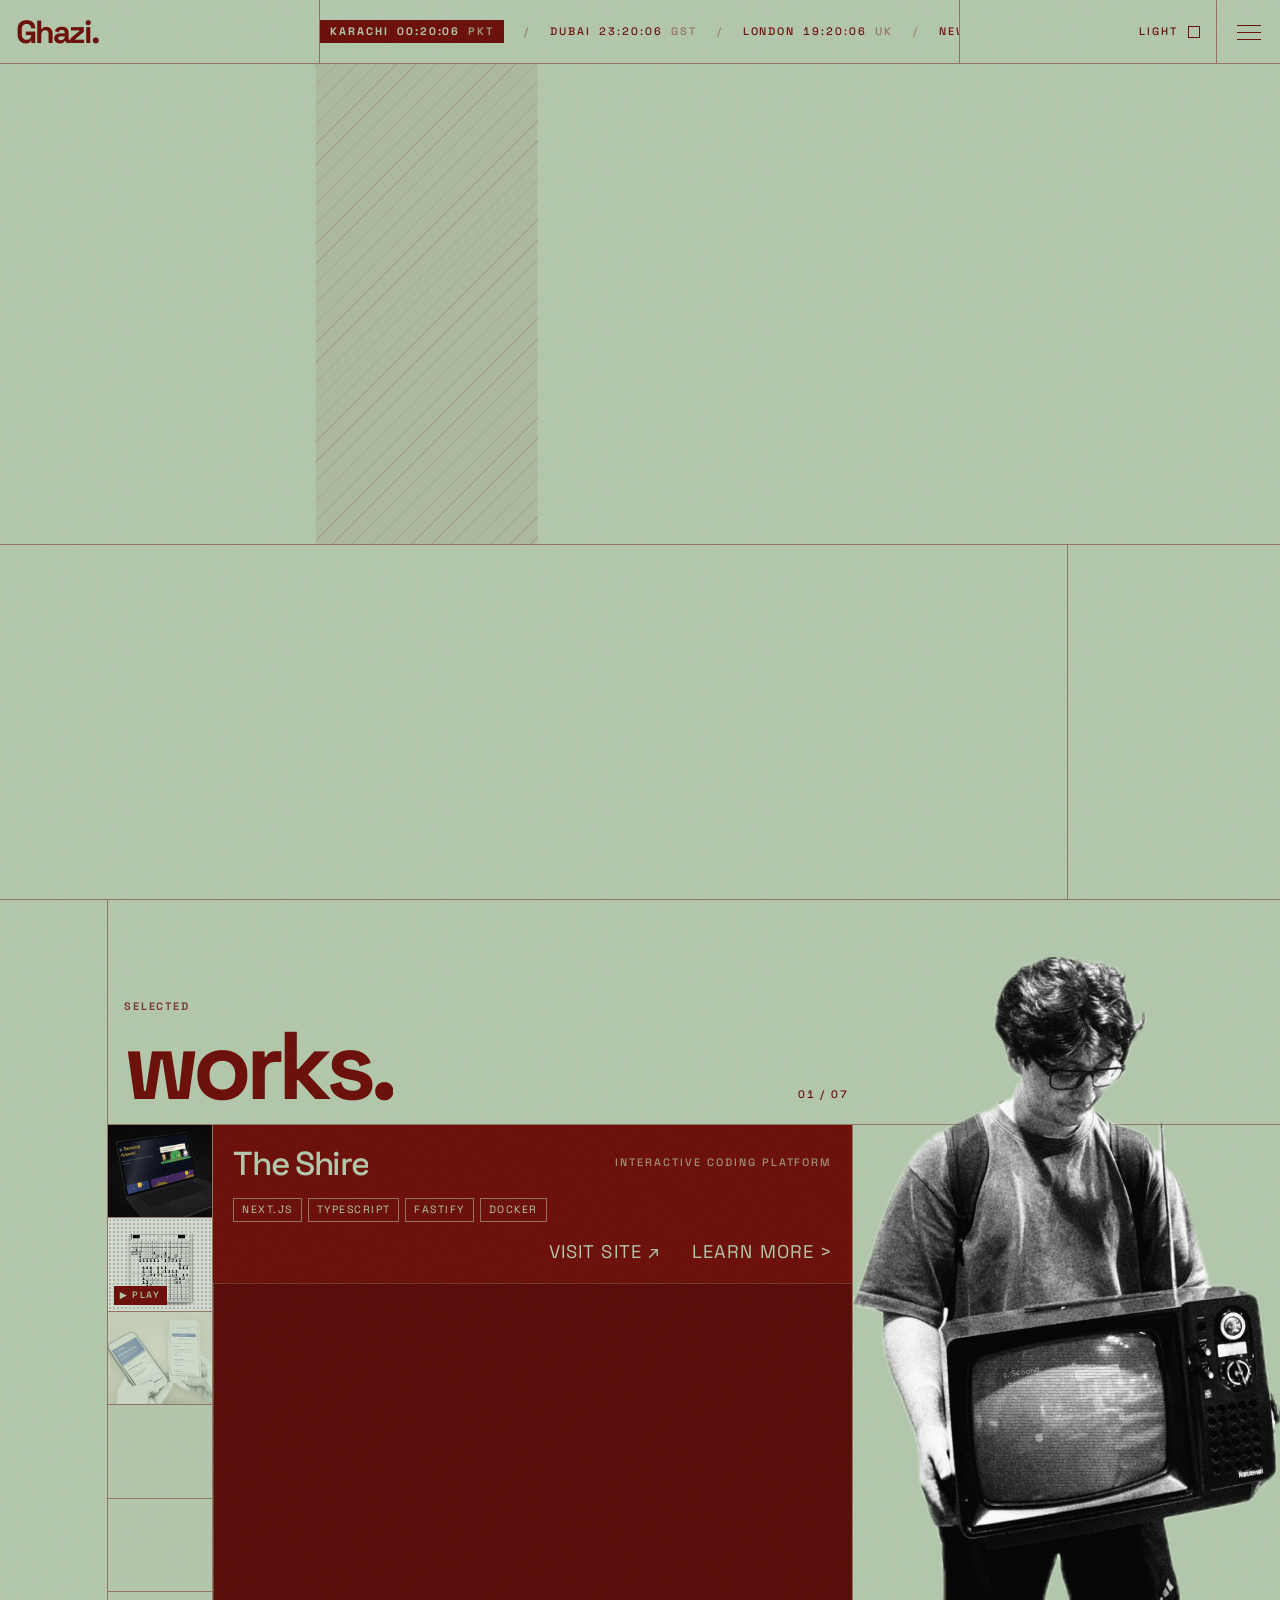
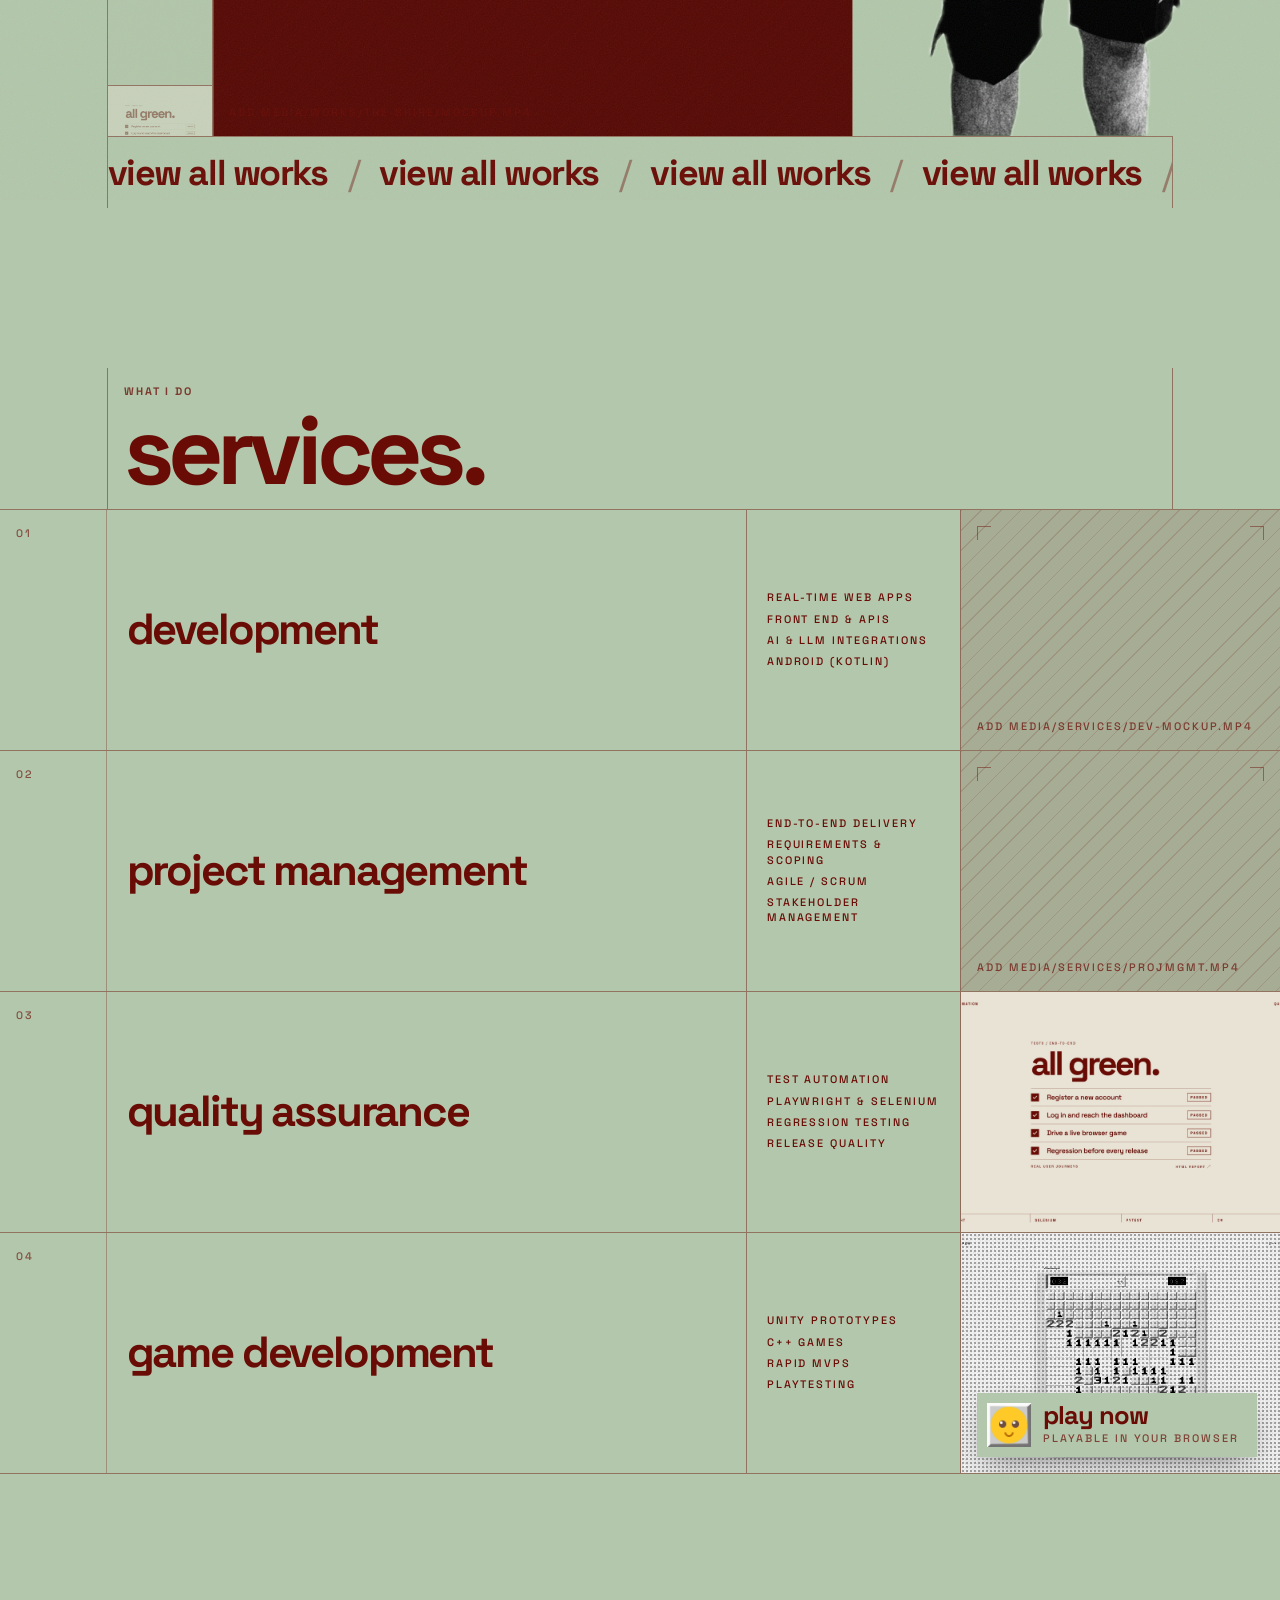
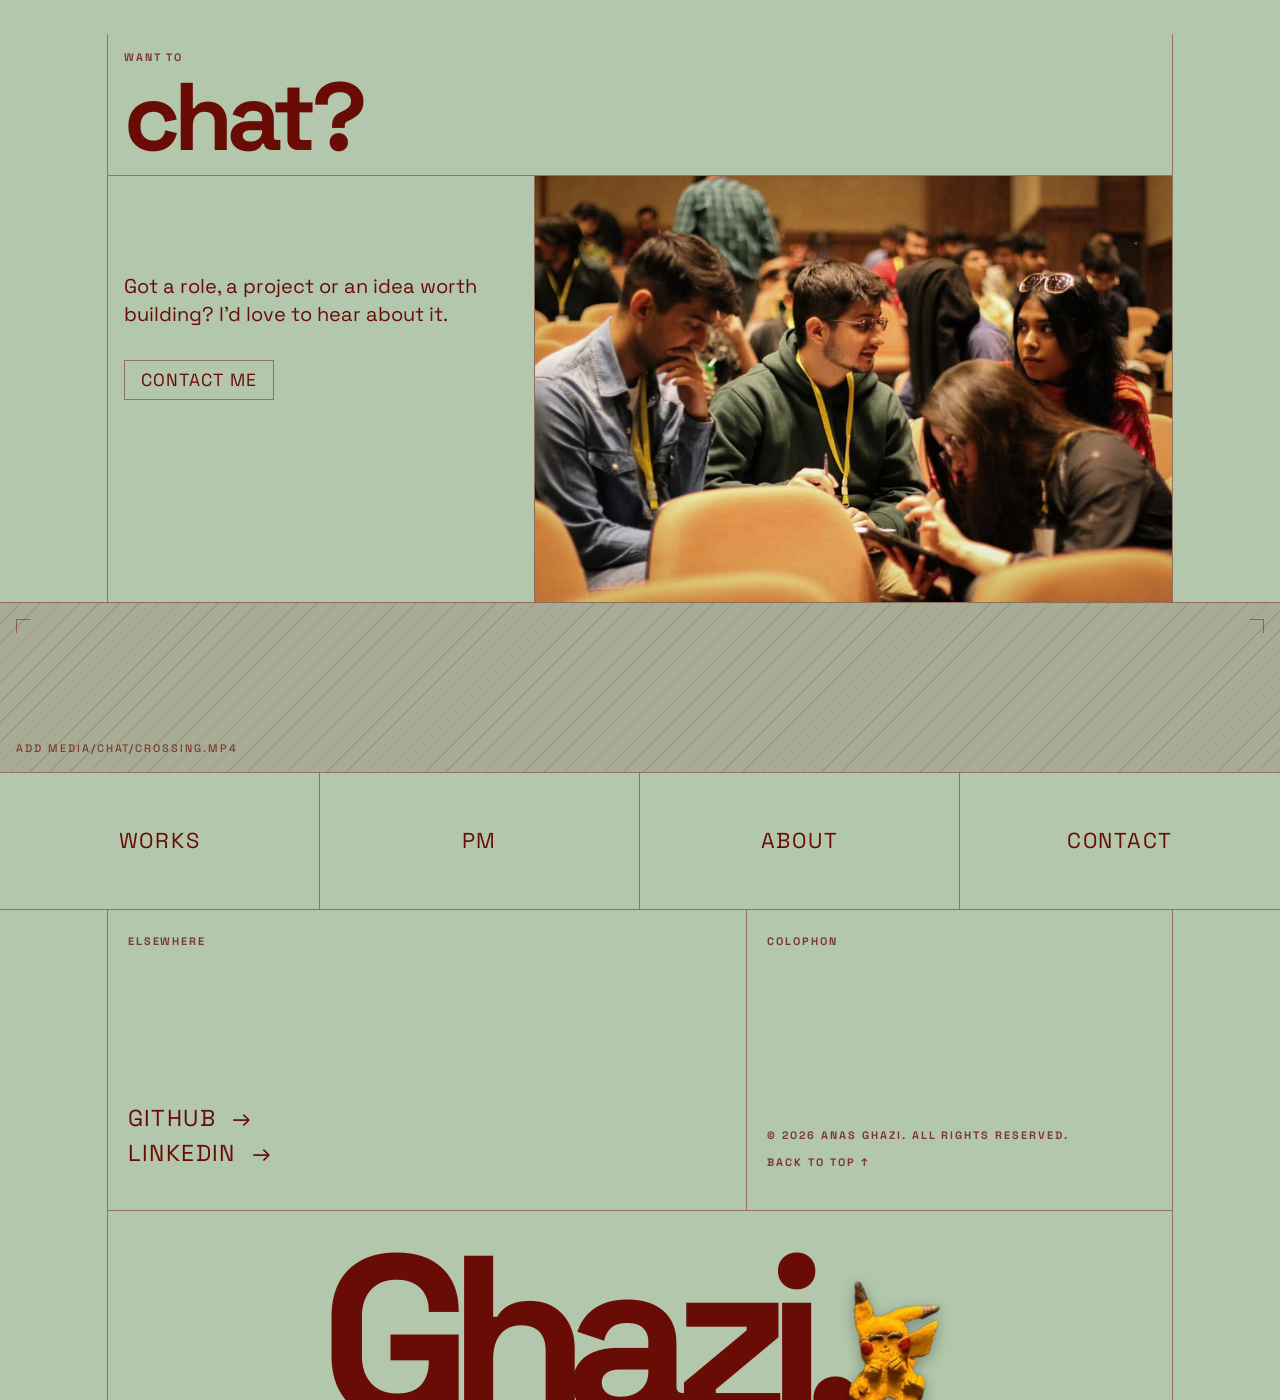
<file: index.html>
<!doctype html>
<html lang="en" data-page="home">
<head>
  <meta charset="utf-8">
  <meta name="viewport" content="width=device-width, initial-scale=1">
  <title>Ghazi. — Anas Ghazi</title>
  <meta name="description" content="Anas Ghazi — film, photography &amp; visual stories.">
  <meta name="theme-color" content="#b2c7ab">
  <link rel="icon" href="assets/favicon.svg" type="image/svg+xml">
  <link rel="preconnect" href="https://fonts.googleapis.com">
  <link rel="preconnect" href="https://fonts.gstatic.com" crossorigin>
  <link rel="stylesheet" href="https://fonts.googleapis.com/css2?family=Space+Grotesk:wght@300..700&amp;family=Space+Mono&amp;display=swap">
  <link rel="stylesheet" href="assets/css/style.css">
  <script>
    /* Apply the saved theme and decide whether the page starts behind the curtain, before first paint. */
    (function (d) {
      d.classList.add("js");
      try { var t = localStorage.getItem("theme"); if (t) d.dataset.theme = t; } catch (e) {}
      try {
        var s = sessionStorage, still = matchMedia("(prefers-reduced-motion: reduce)").matches;
        if (s.getItem("pt") || (d.dataset.page === "home" && !s.getItem("intro") && !still)) d.classList.add("covered");
      } catch (e) {}
    })(document.documentElement);
  </script>
  <script src="content.js" defer></script>
  <script src="assets/js/main.js" defer></script>
</head>
<body>
  <div class="curtain" aria-hidden="true"><i></i><i></i><i></i><i></i><i></i><i></i><i></i><i></i><i></i><i></i><i></i><i></i></div>
  <main id="main"></main>
  <noscript><p style="padding:2rem">This site needs JavaScript to show its work.</p></noscript>
</body>
</html>
</file>
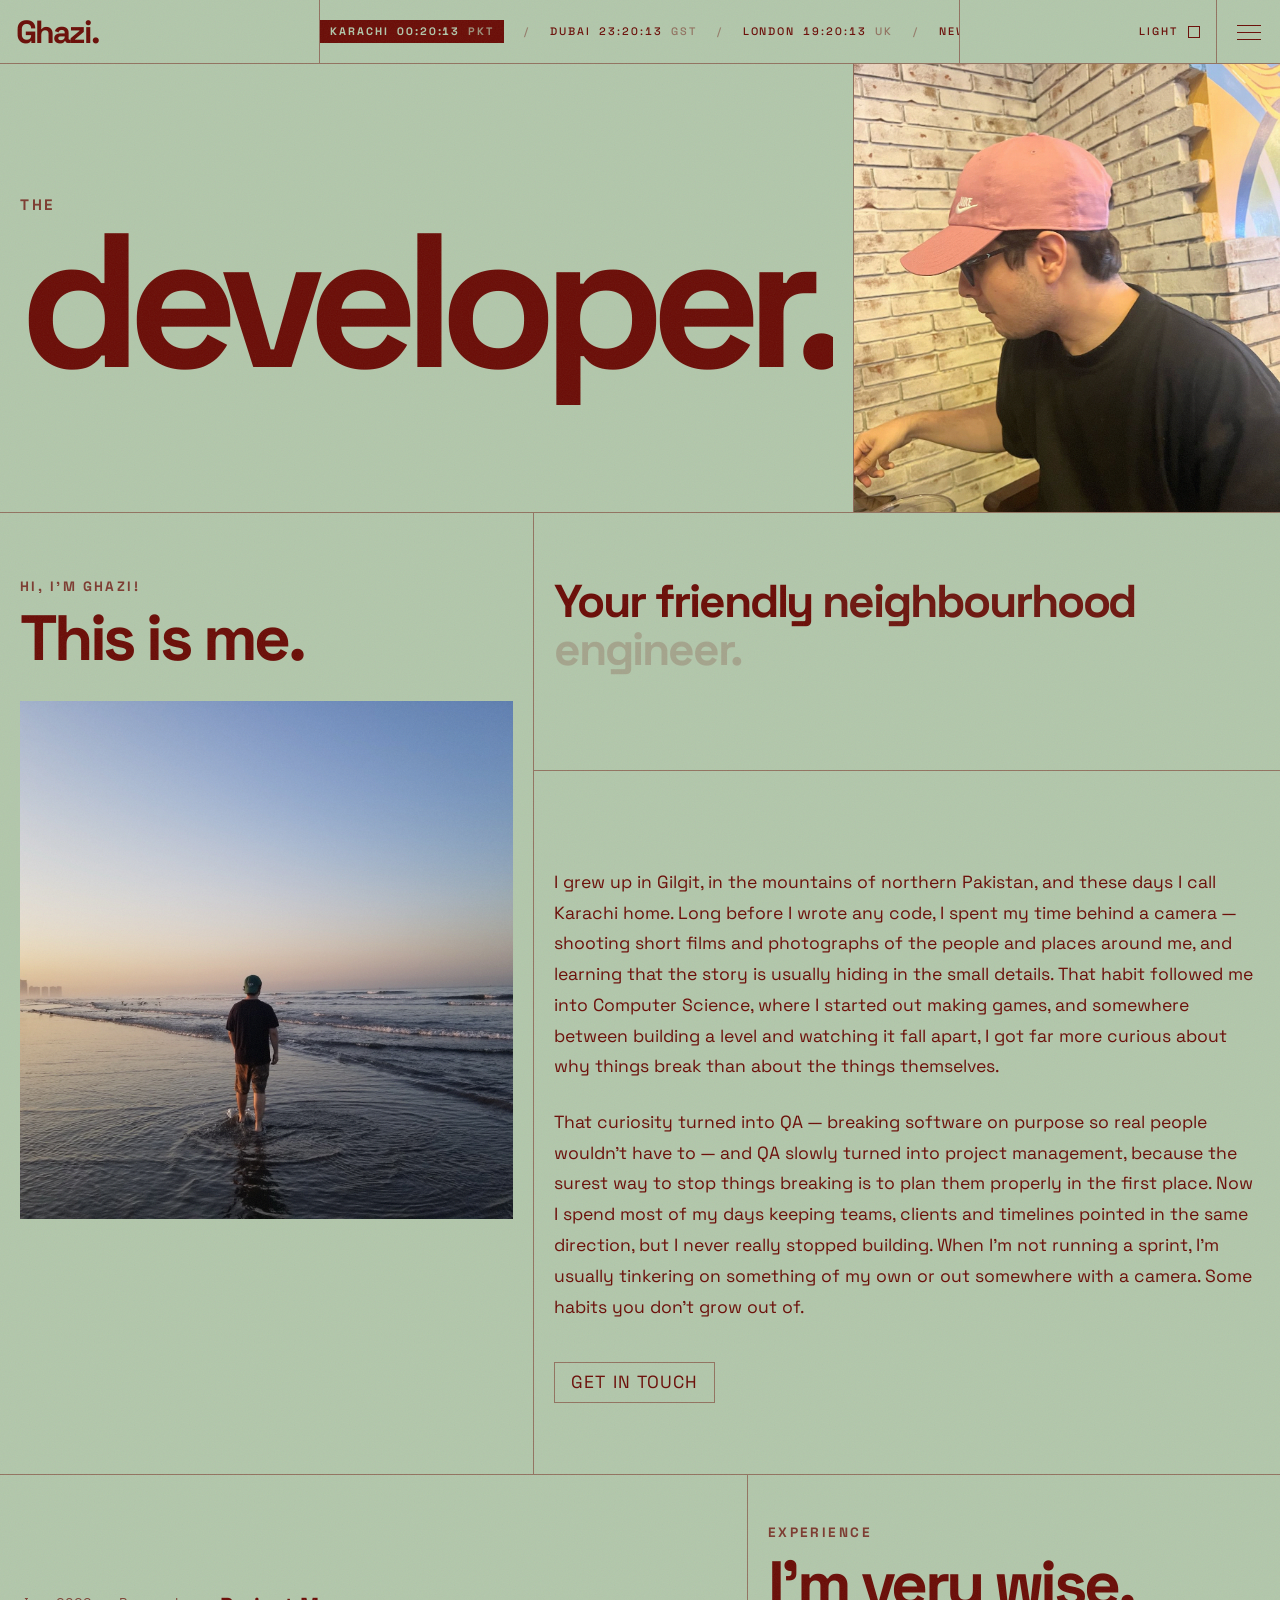
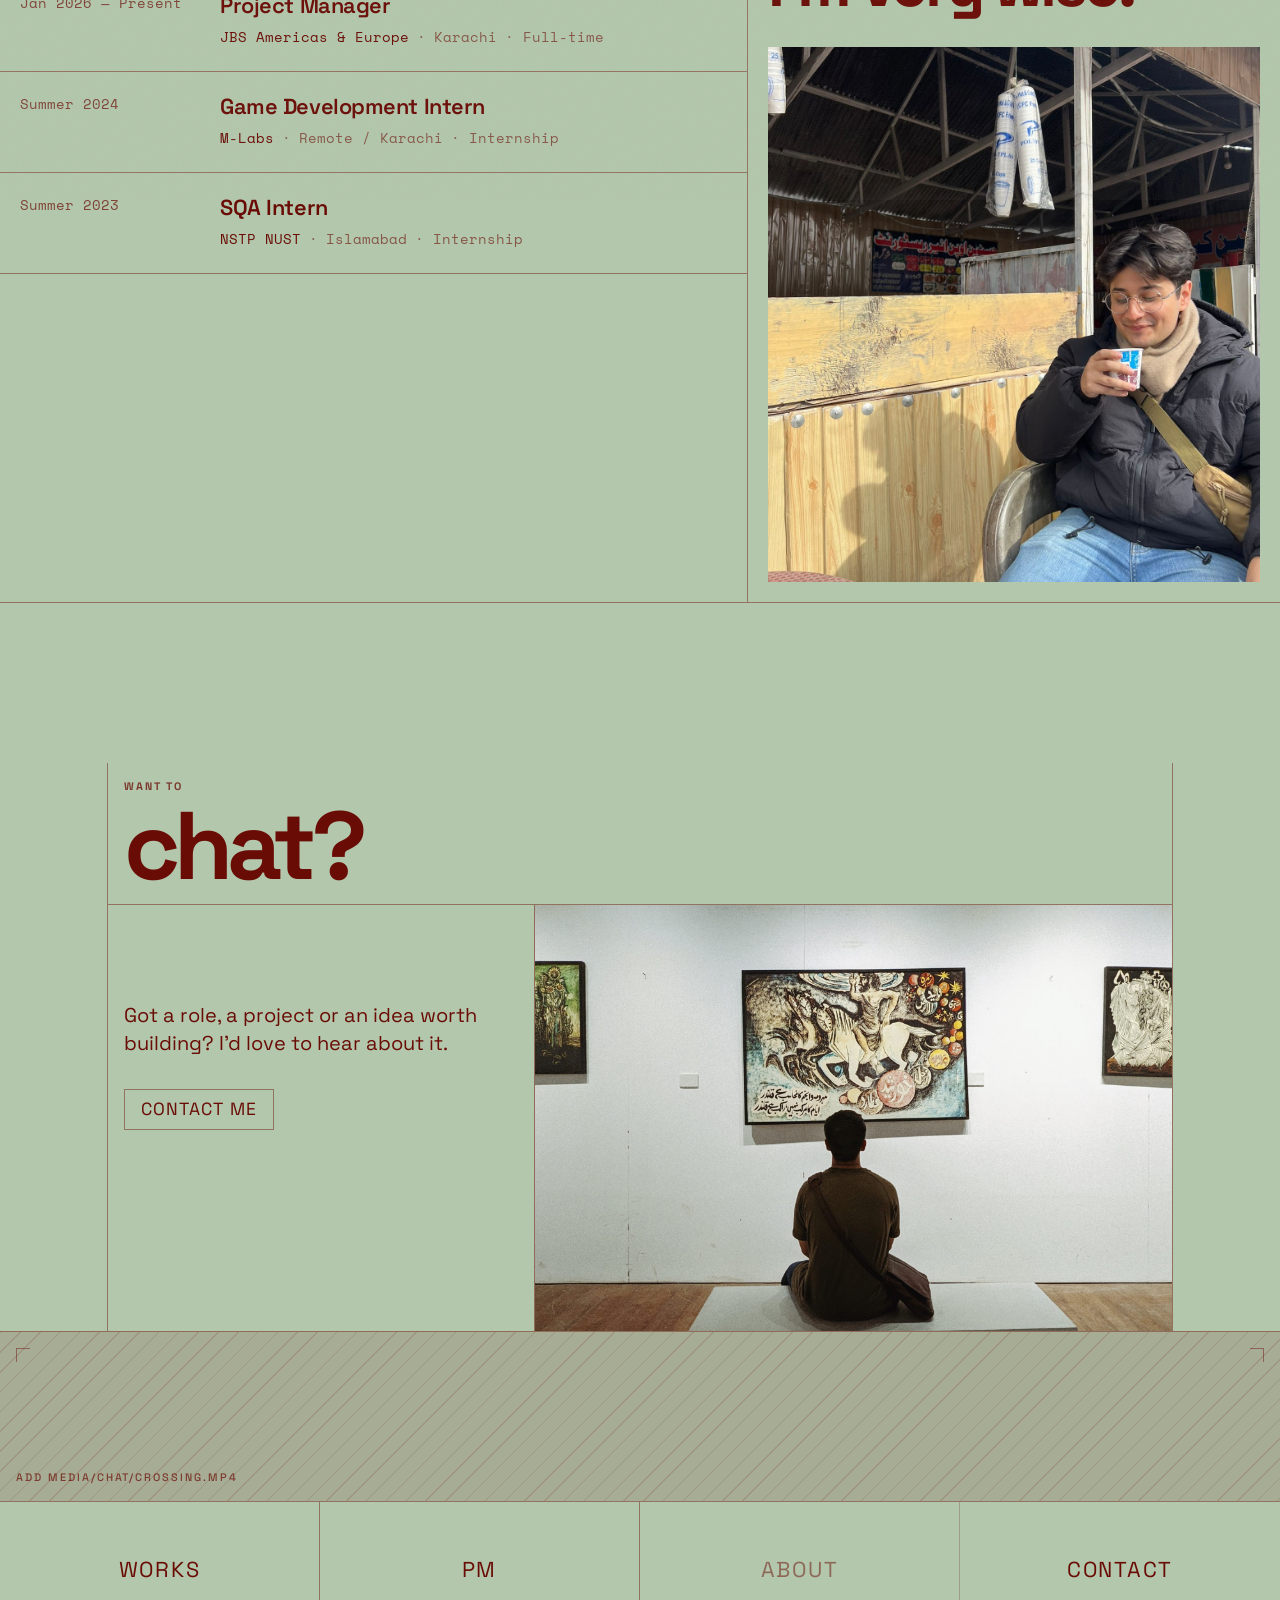
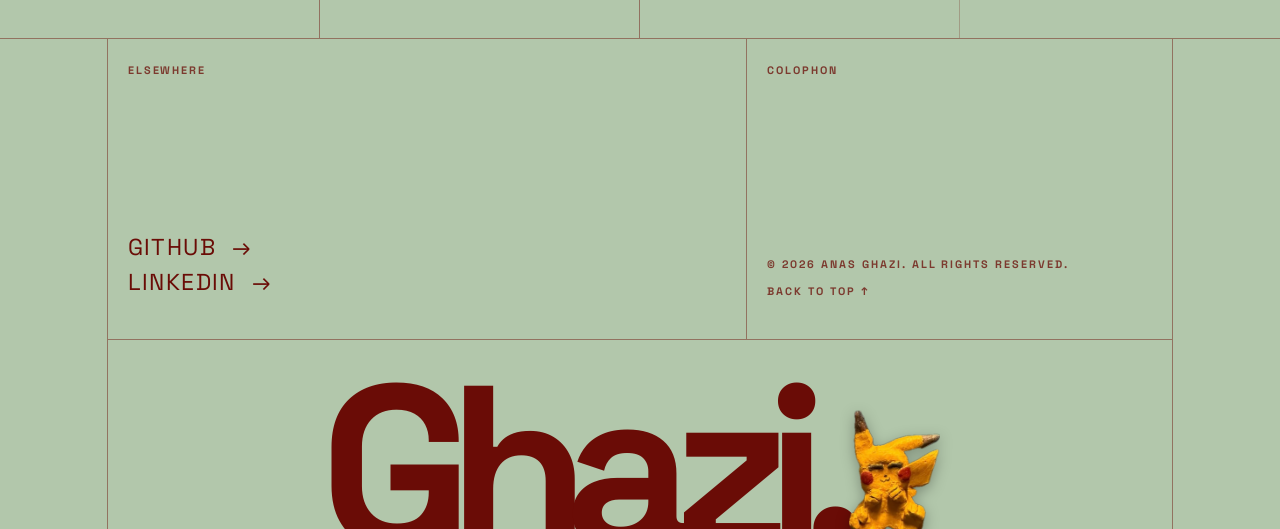
<file: about.html>
<!doctype html>
<html lang="en" data-page="about">
<head>
  <meta charset="utf-8">
  <meta name="viewport" content="width=device-width, initial-scale=1">
  <title>about — Ghazi.</title>
  <meta name="description" content="Anas Ghazi — film, photography &amp; visual stories.">
  <meta name="theme-color" content="#b2c7ab">
  <link rel="icon" href="assets/favicon.svg" type="image/svg+xml">
  <link rel="preconnect" href="https://fonts.googleapis.com">
  <link rel="preconnect" href="https://fonts.gstatic.com" crossorigin>
  <link rel="stylesheet" href="https://fonts.googleapis.com/css2?family=Space+Grotesk:wght@300..700&amp;family=Space+Mono&amp;display=swap">
  <link rel="stylesheet" href="assets/css/style.css">
  <script>
    /* Apply the saved theme and decide whether the page starts behind the curtain, before first paint. */
    (function (d) {
      d.classList.add("js");
      try { var t = localStorage.getItem("theme"); if (t) d.dataset.theme = t; } catch (e) {}
      try {
        var s = sessionStorage, still = matchMedia("(prefers-reduced-motion: reduce)").matches;
        if (s.getItem("pt") || (d.dataset.page === "home" && !s.getItem("intro") && !still)) d.classList.add("covered");
      } catch (e) {}
    })(document.documentElement);
  </script>
  <script src="content.js" defer></script>
  <script src="assets/js/main.js" defer></script>
</head>
<body>
  <div class="curtain" aria-hidden="true"><i></i><i></i><i></i><i></i><i></i><i></i><i></i><i></i><i></i><i></i><i></i><i></i></div>
  <main id="main"></main>
  <noscript><p style="padding:2rem">This site needs JavaScript to show its work.</p></noscript>
</body>
</html>
</file>
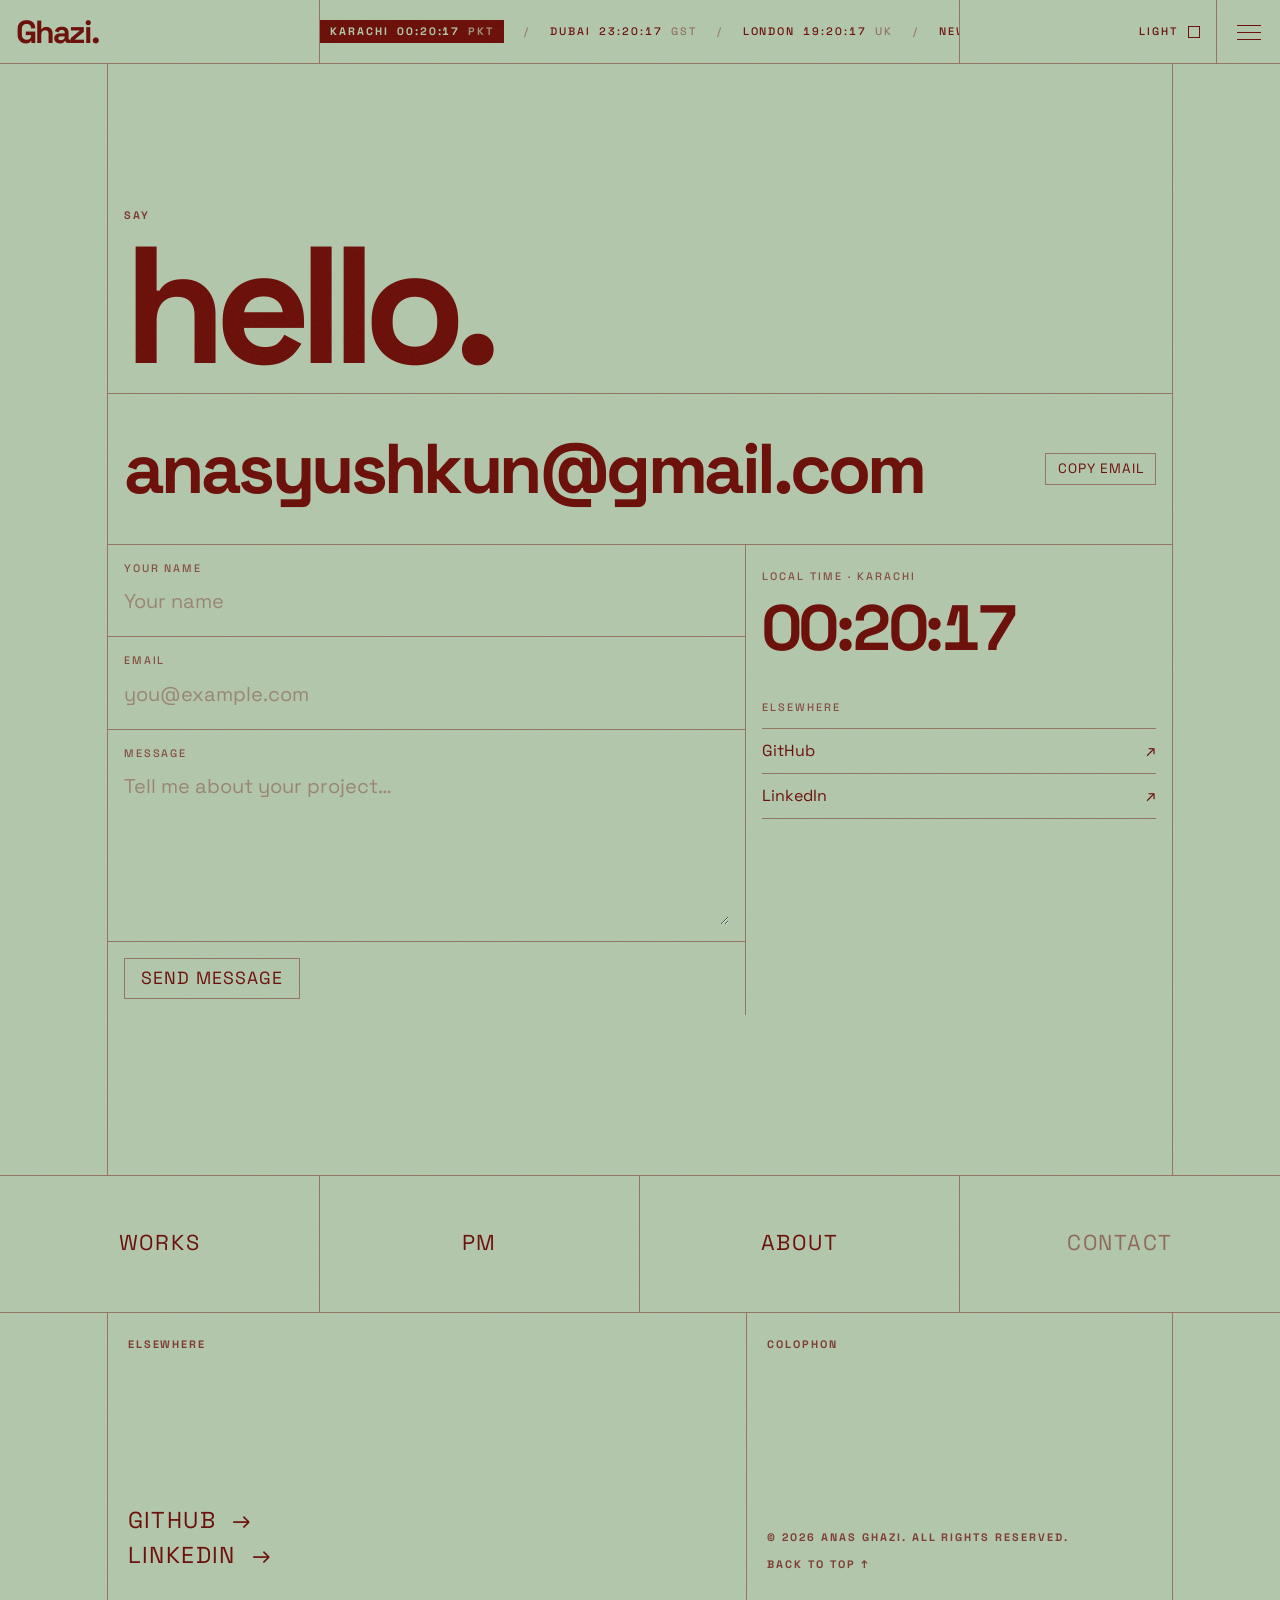
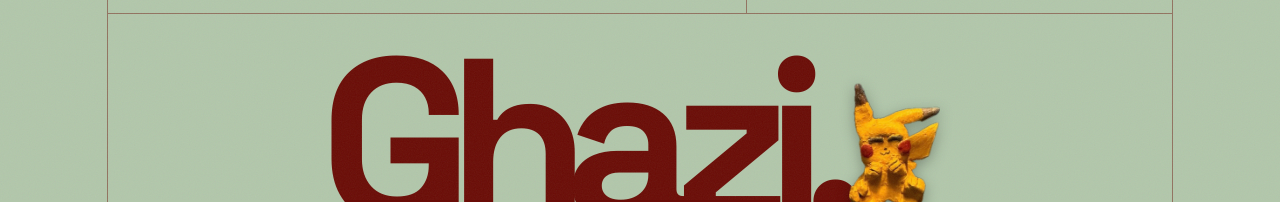
<file: contact.html>
<!doctype html>
<html lang="en" data-page="contact">
<head>
  <meta charset="utf-8">
  <meta name="viewport" content="width=device-width, initial-scale=1">
  <title>contact — Ghazi.</title>
  <meta name="description" content="Anas Ghazi — film, photography &amp; visual stories.">
  <meta name="theme-color" content="#b2c7ab">
  <link rel="icon" href="assets/favicon.svg" type="image/svg+xml">
  <link rel="preconnect" href="https://fonts.googleapis.com">
  <link rel="preconnect" href="https://fonts.gstatic.com" crossorigin>
  <link rel="stylesheet" href="https://fonts.googleapis.com/css2?family=Space+Grotesk:wght@300..700&amp;family=Space+Mono&amp;display=swap">
  <link rel="stylesheet" href="assets/css/style.css">
  <script>
    /* Apply the saved theme and decide whether the page starts behind the curtain, before first paint. */
    (function (d) {
      d.classList.add("js");
      try { var t = localStorage.getItem("theme"); if (t) d.dataset.theme = t; } catch (e) {}
      try {
        var s = sessionStorage, still = matchMedia("(prefers-reduced-motion: reduce)").matches;
        if (s.getItem("pt") || (d.dataset.page === "home" && !s.getItem("intro") && !still)) d.classList.add("covered");
      } catch (e) {}
    })(document.documentElement);
  </script>
  <script src="content.js" defer></script>
  <script src="assets/js/main.js" defer></script>
</head>
<body>
  <div class="curtain" aria-hidden="true"><i></i><i></i><i></i><i></i><i></i><i></i><i></i><i></i><i></i><i></i><i></i><i></i></div>
  <main id="main"></main>
  <noscript><p style="padding:2rem">This site needs JavaScript to show its work.</p></noscript>
</body>
</html>
</file>
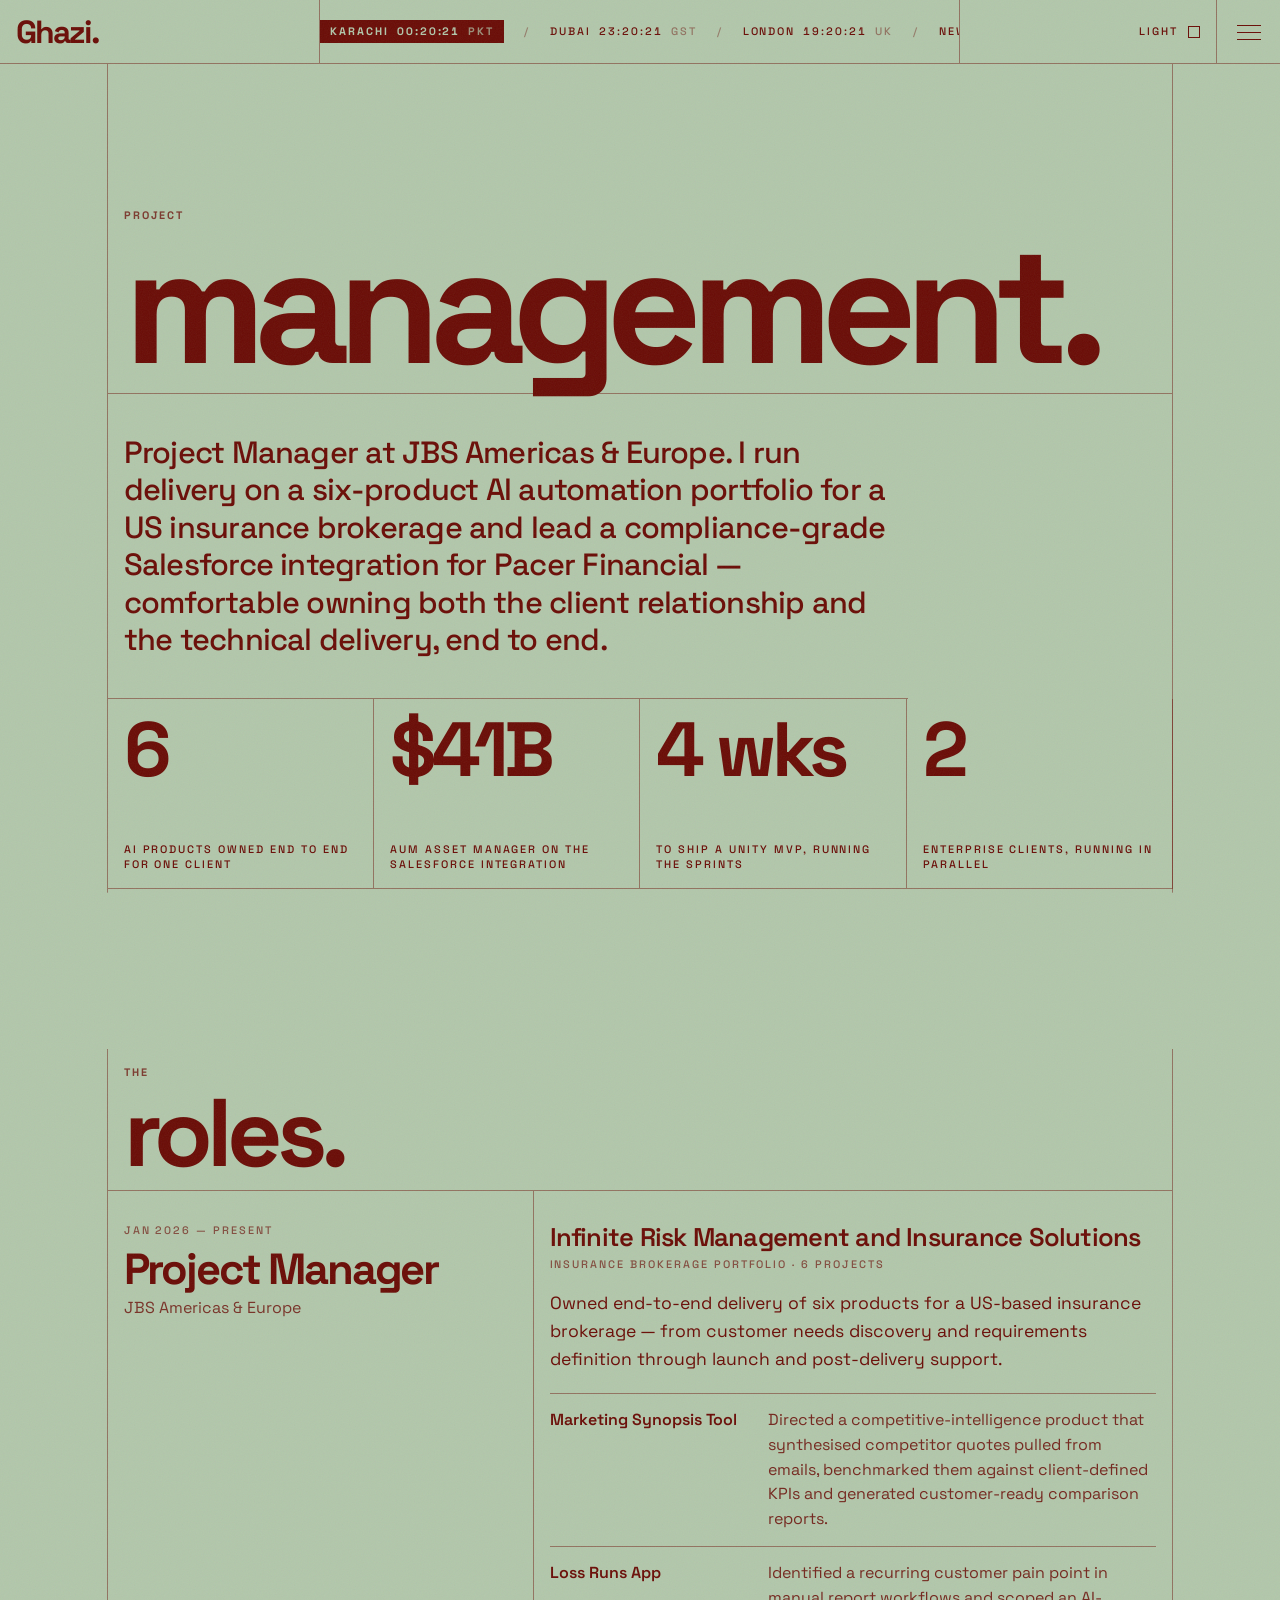
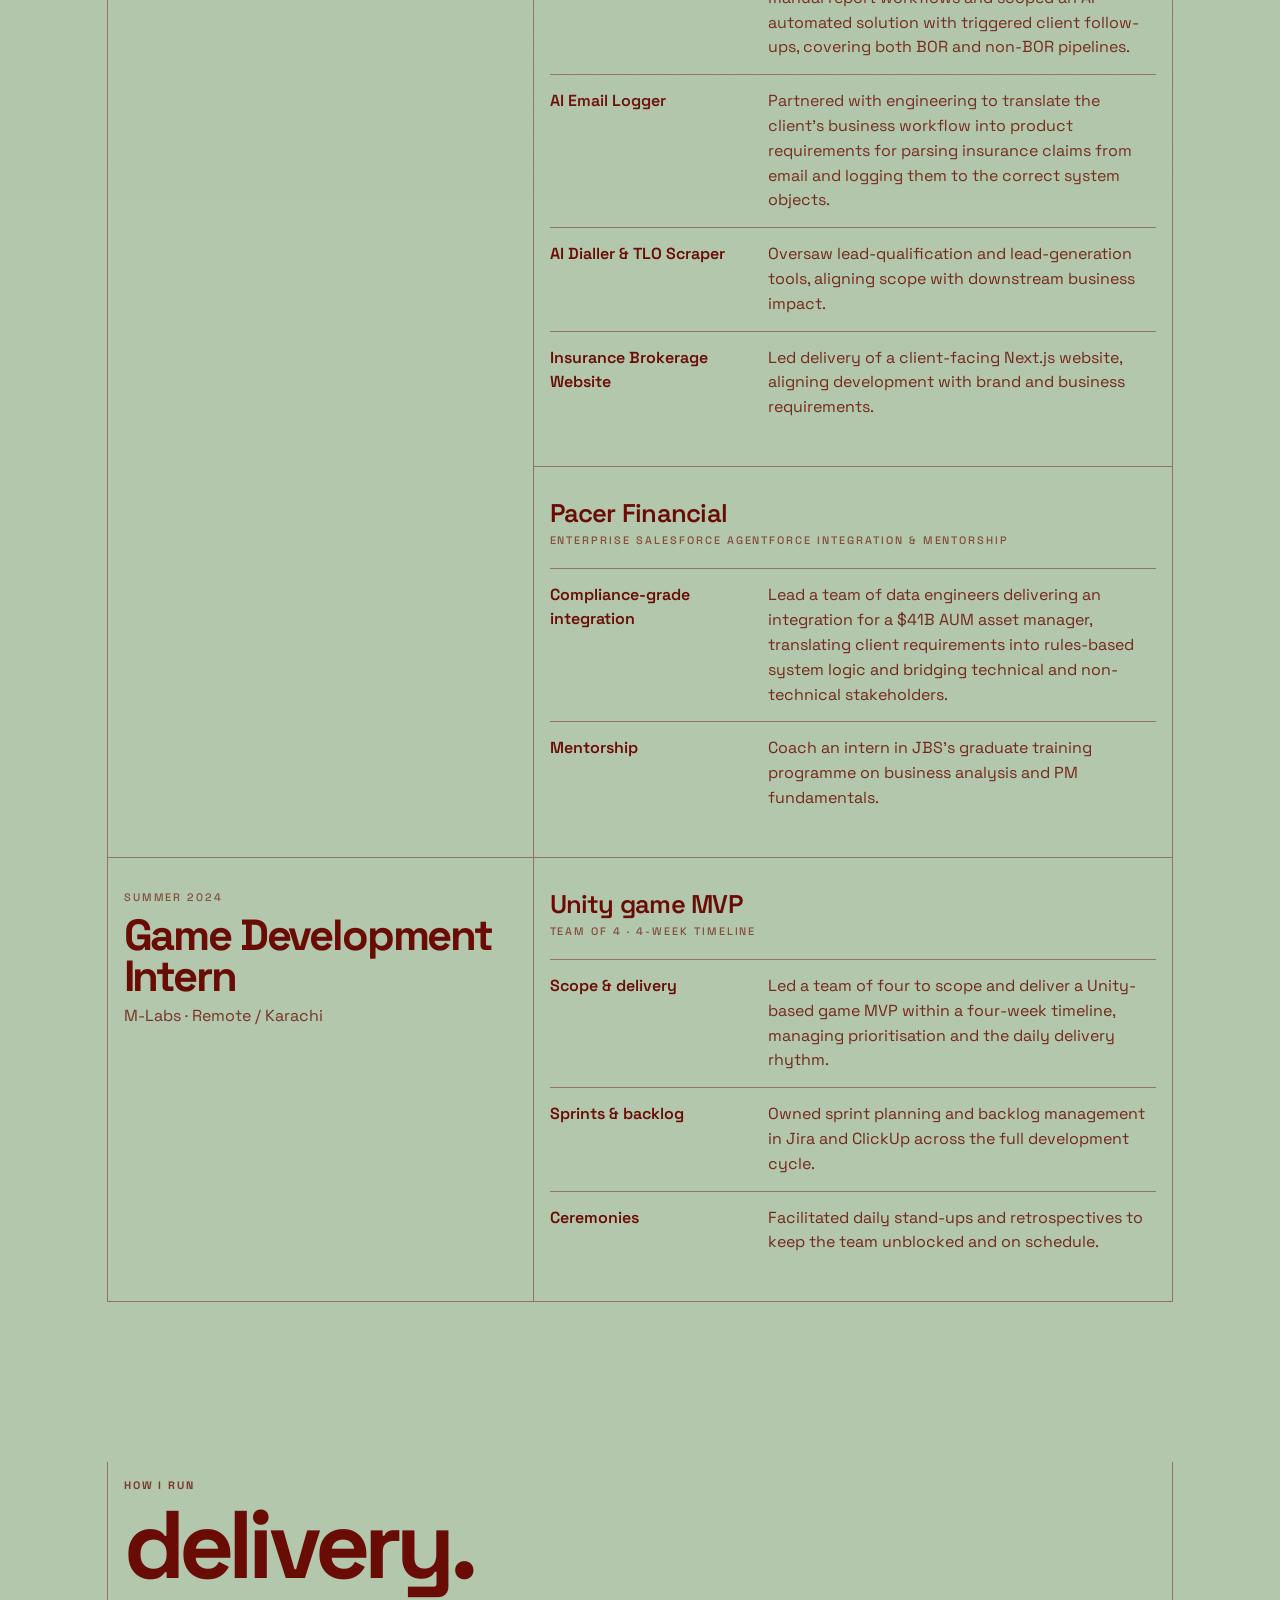
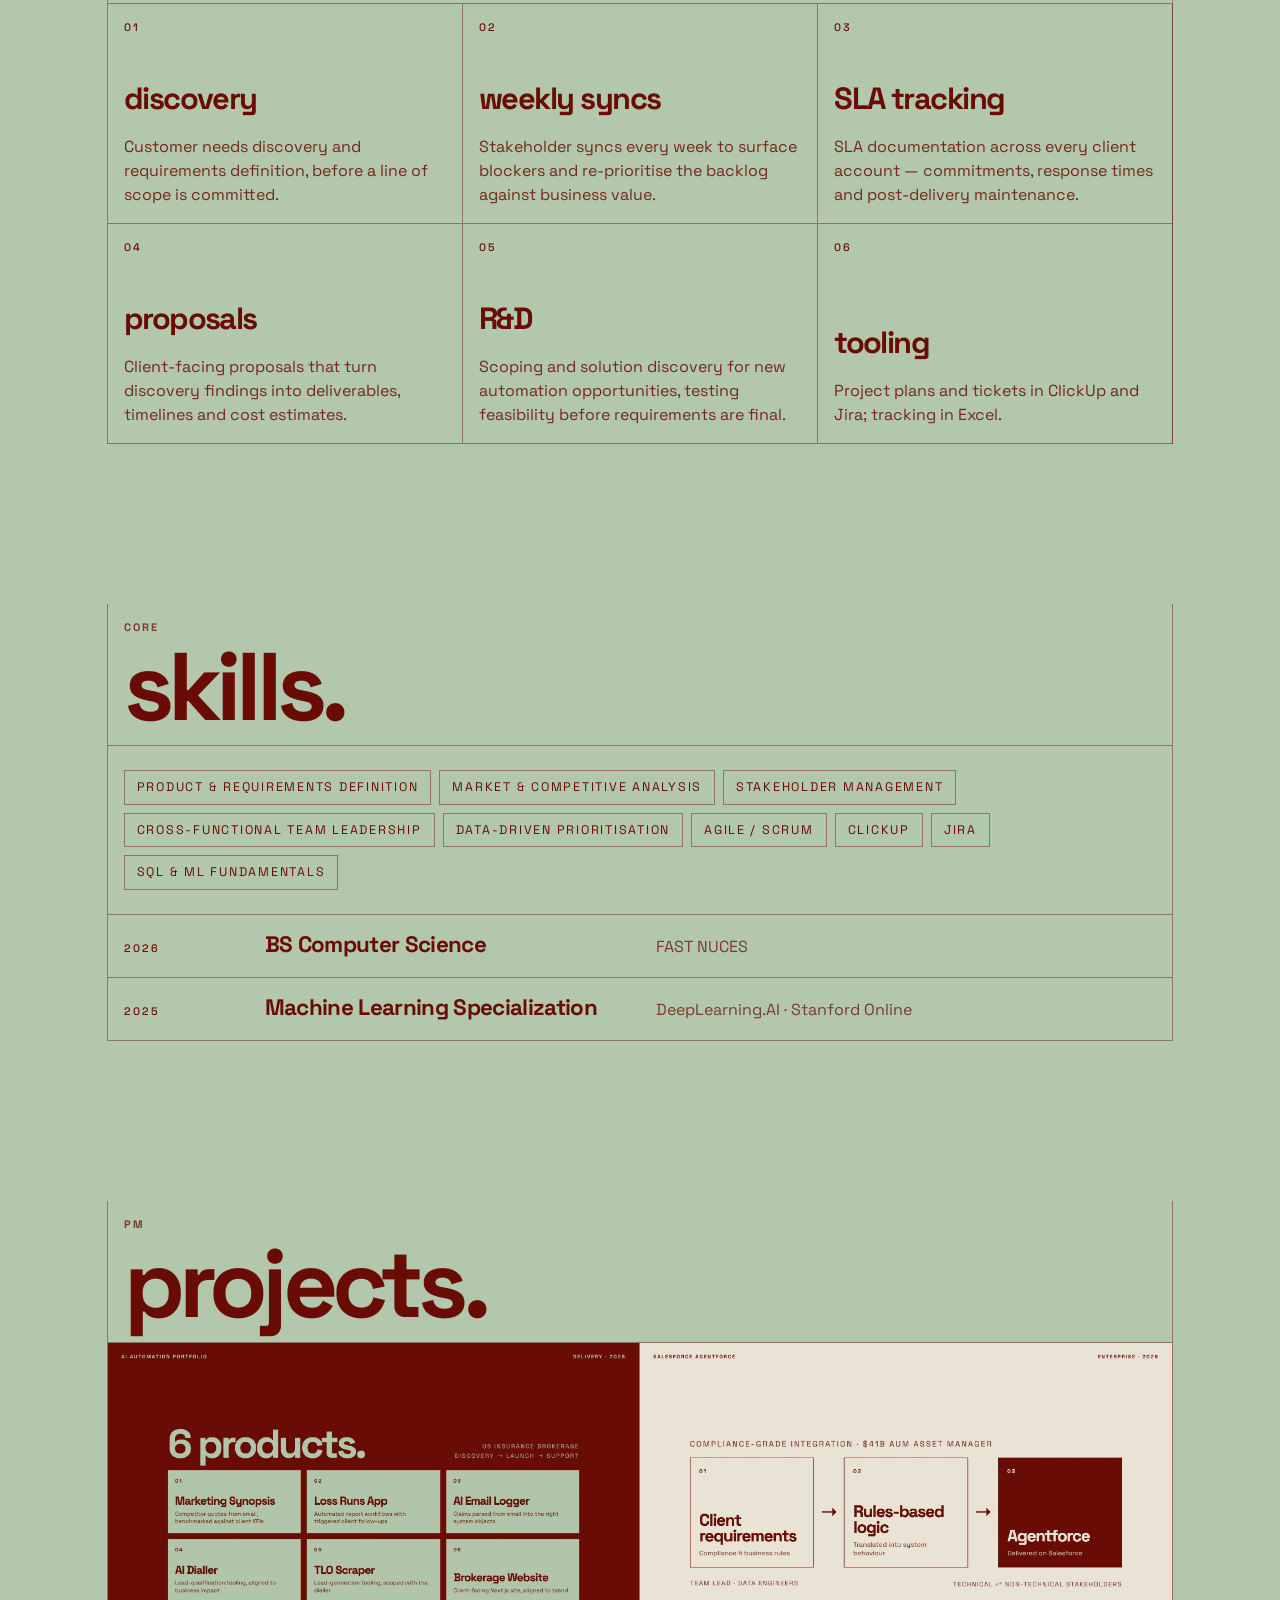
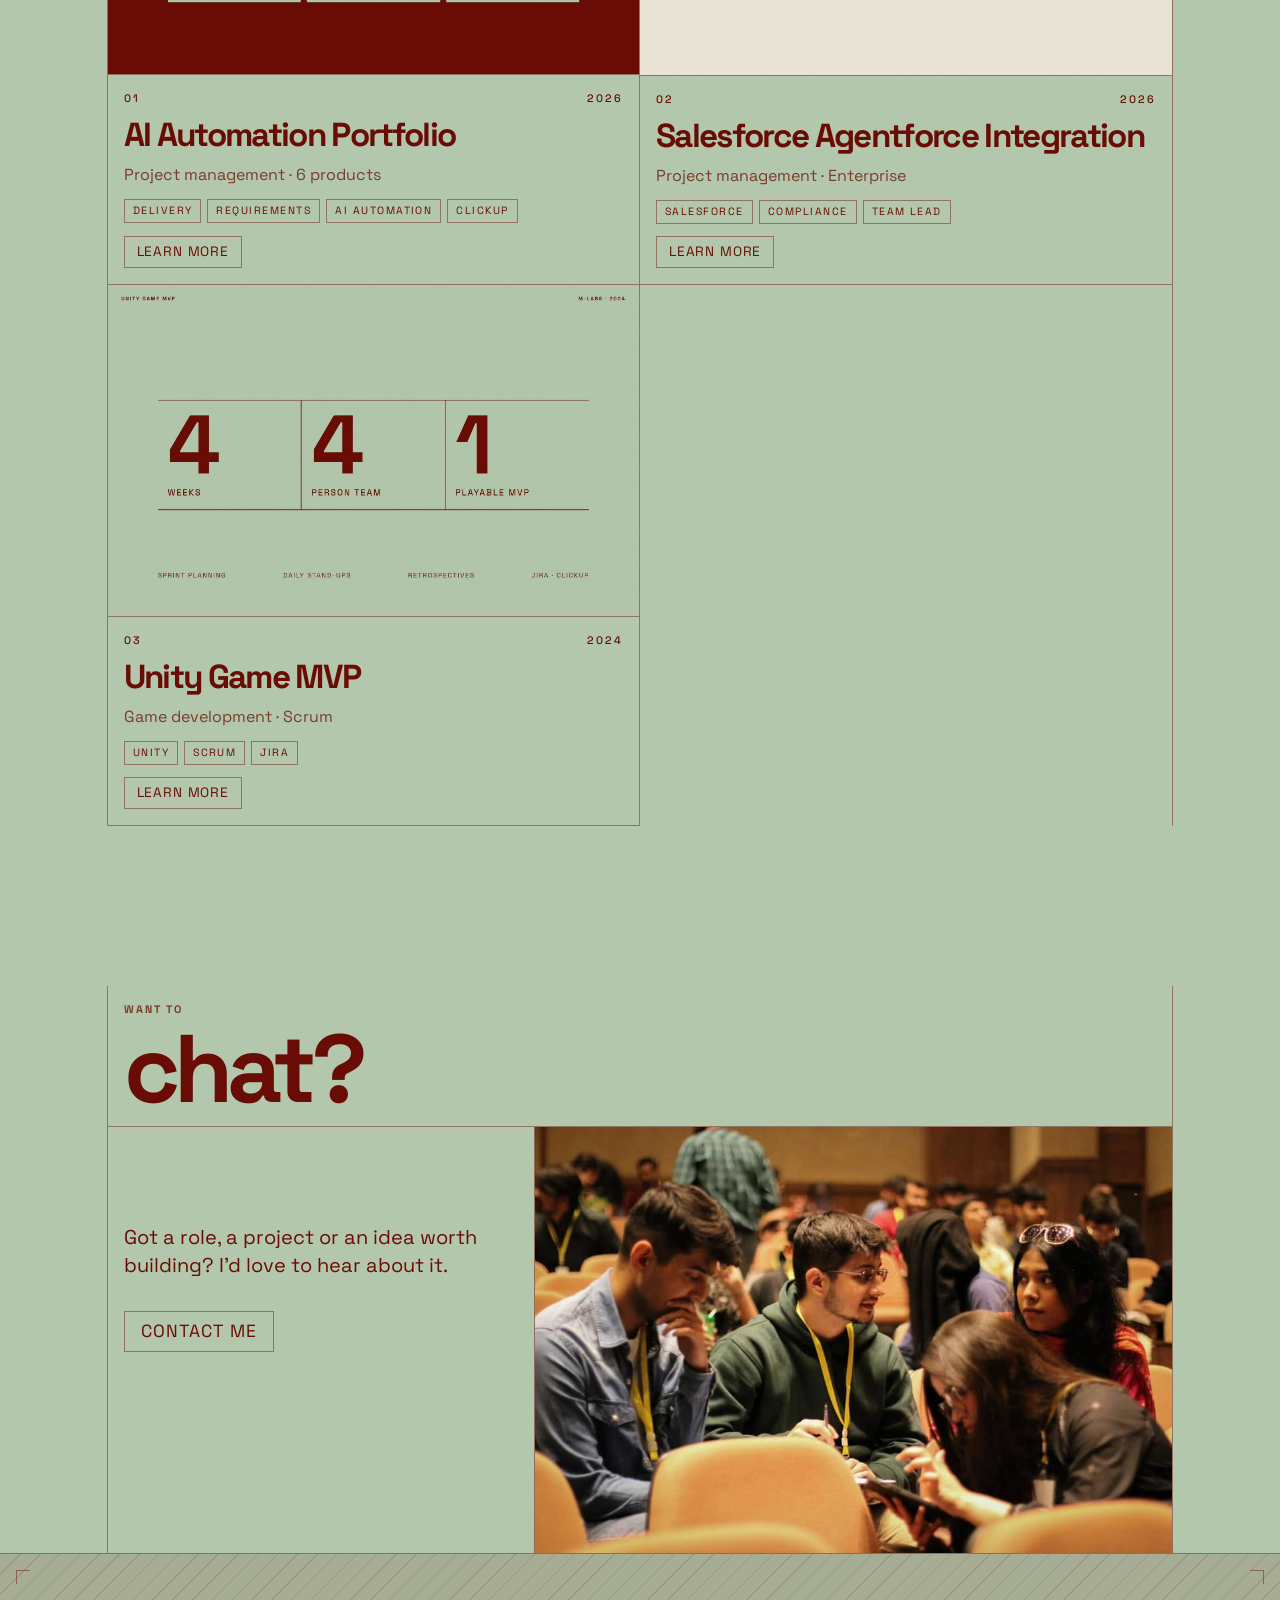
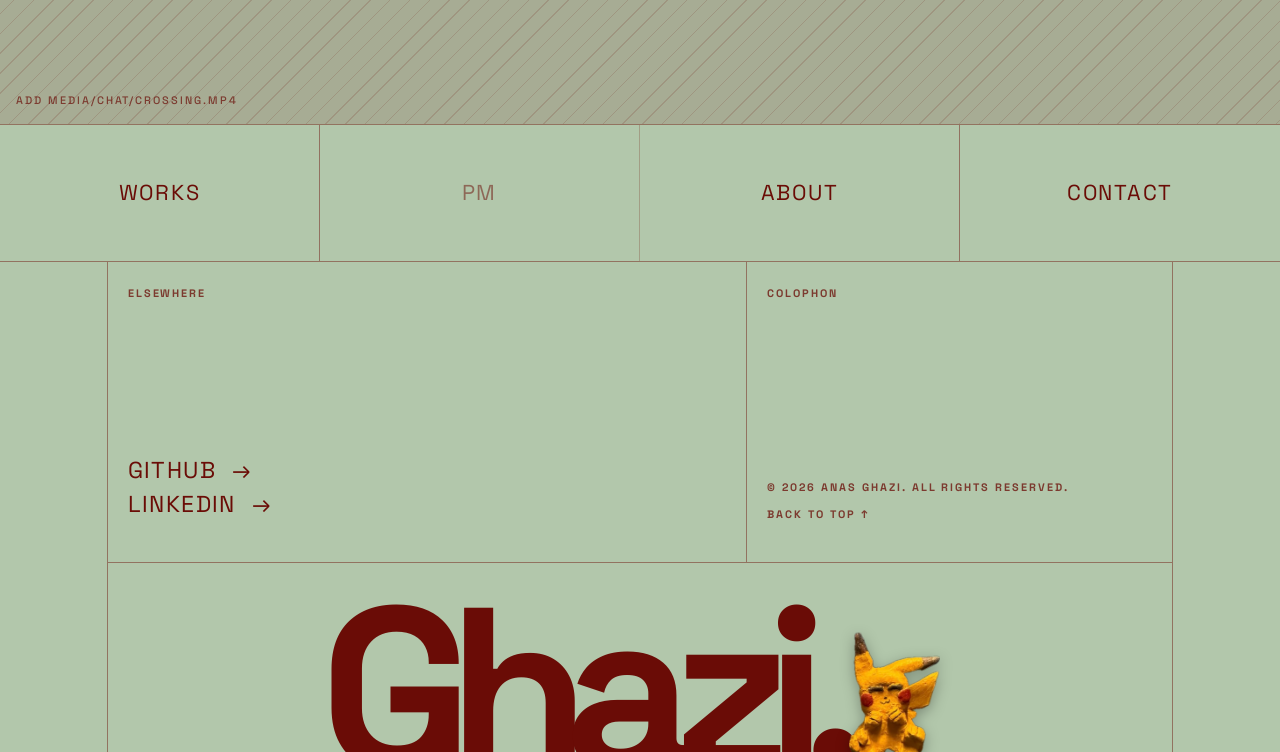
<file: pm.html>
<!doctype html>
<html lang="en" data-page="pm">
<head>
  <meta charset="utf-8">
  <meta name="viewport" content="width=device-width, initial-scale=1">
  <title>project management — Ghazi.</title>
  <meta name="description" content="Anas Ghazi — film, photography &amp; visual stories.">
  <meta name="theme-color" content="#b2c7ab">
  <link rel="icon" href="assets/favicon.svg" type="image/svg+xml">
  <link rel="preconnect" href="https://fonts.googleapis.com">
  <link rel="preconnect" href="https://fonts.gstatic.com" crossorigin>
  <link rel="stylesheet" href="https://fonts.googleapis.com/css2?family=Space+Grotesk:wght@300..700&amp;family=Space+Mono&amp;display=swap">
  <link rel="stylesheet" href="assets/css/style.css">
  <script>
    /* Apply the saved theme and decide whether the page starts behind the curtain, before first paint. */
    (function (d) {
      d.classList.add("js");
      try { var t = localStorage.getItem("theme"); if (t) d.dataset.theme = t; } catch (e) {}
      try {
        var s = sessionStorage, still = matchMedia("(prefers-reduced-motion: reduce)").matches;
        if (s.getItem("pt") || (d.dataset.page === "home" && !s.getItem("intro") && !still)) d.classList.add("covered");
      } catch (e) {}
    })(document.documentElement);
  </script>
  <script src="content.js" defer></script>
  <script src="assets/js/main.js" defer></script>
</head>
<body>
  <div class="curtain" aria-hidden="true"><i></i><i></i><i></i><i></i><i></i><i></i><i></i><i></i><i></i><i></i><i></i><i></i></div>
  <main id="main"></main>
  <noscript><p style="padding:2rem">This site needs JavaScript to show its work.</p></noscript>
</body>
</html>
</file>
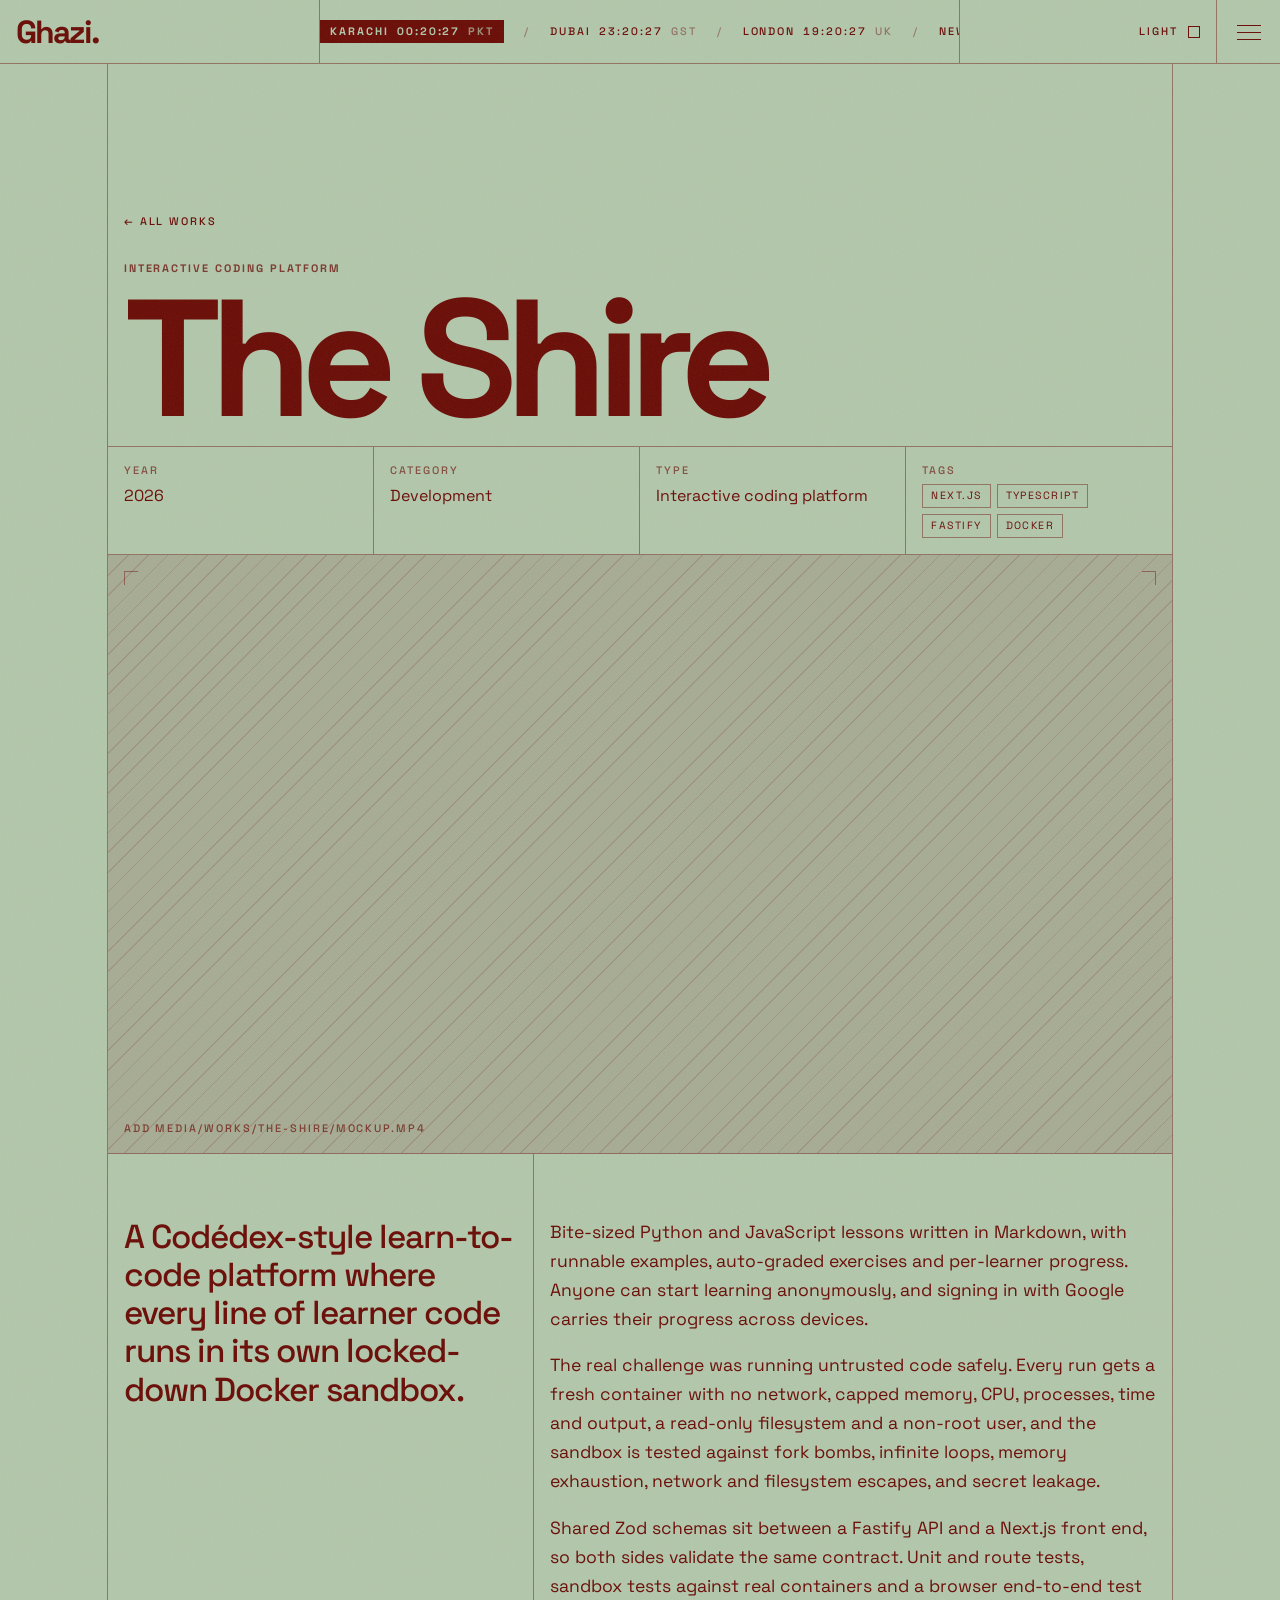
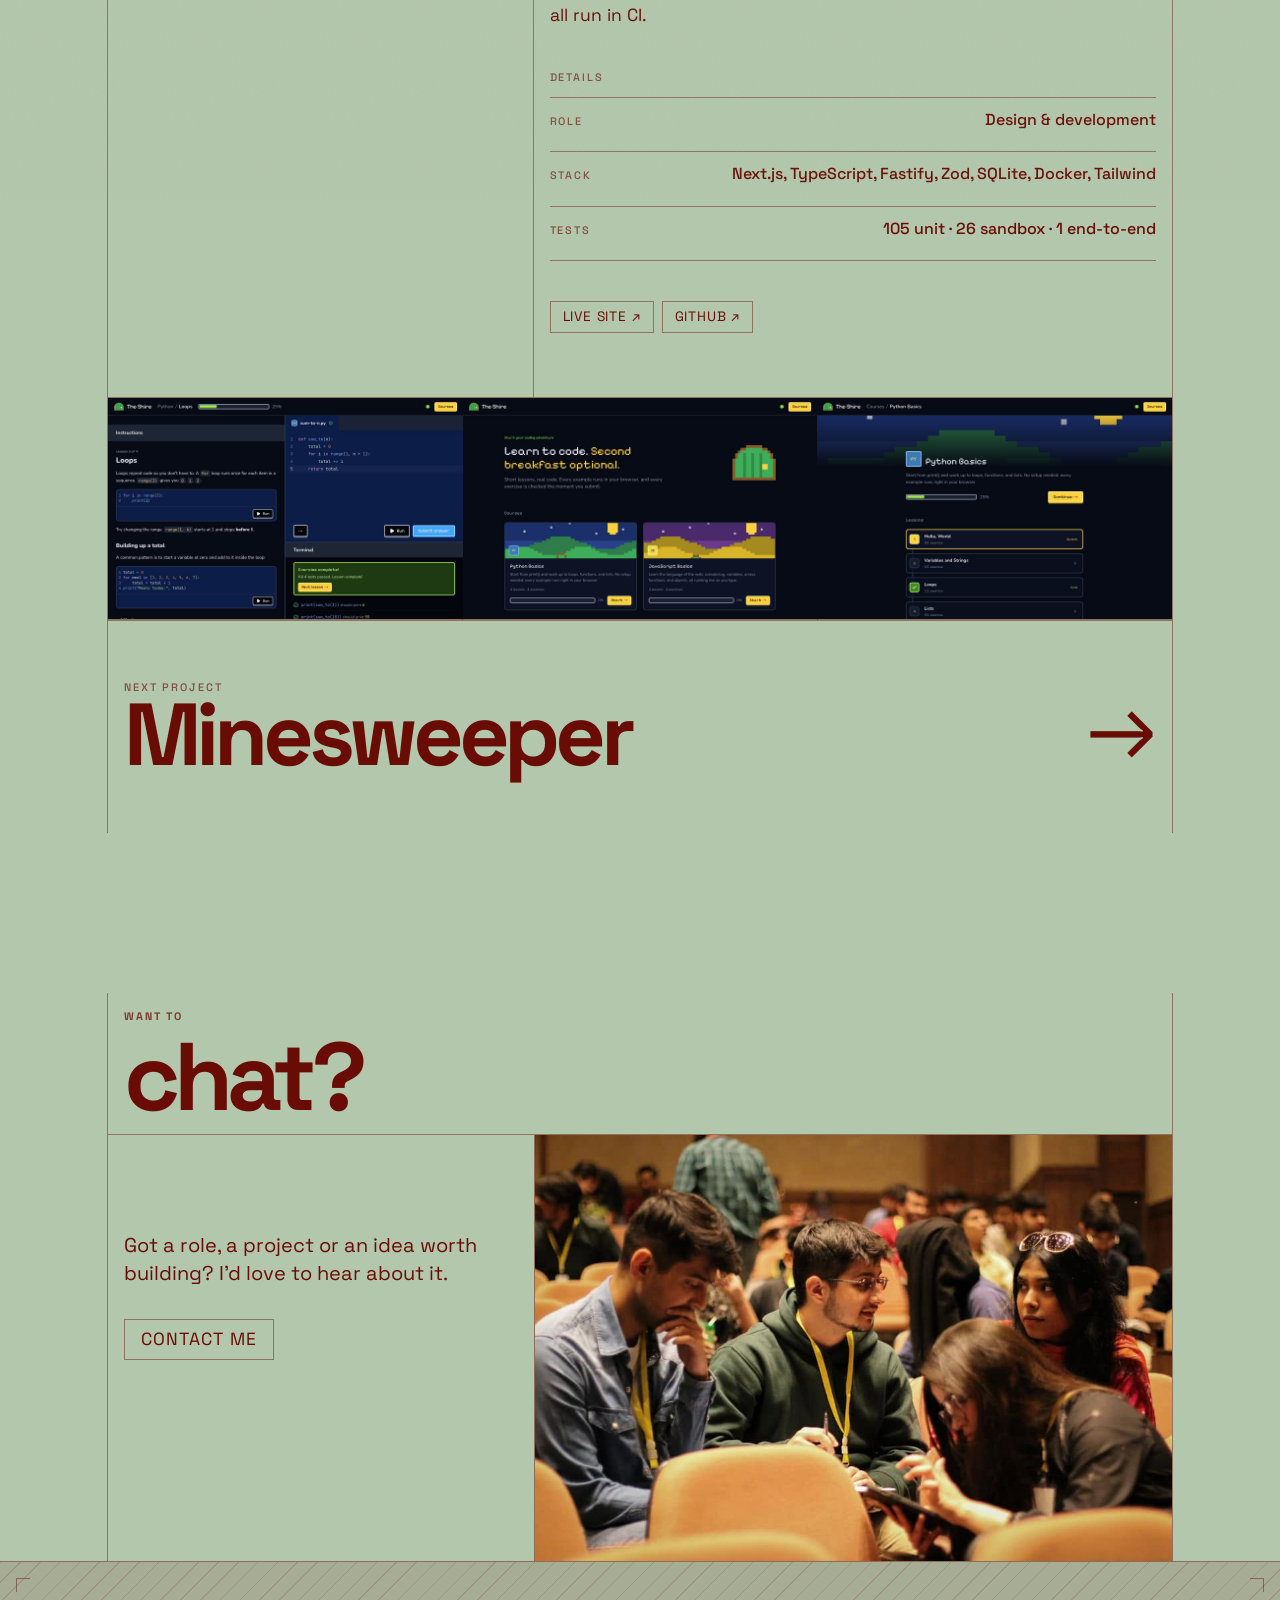
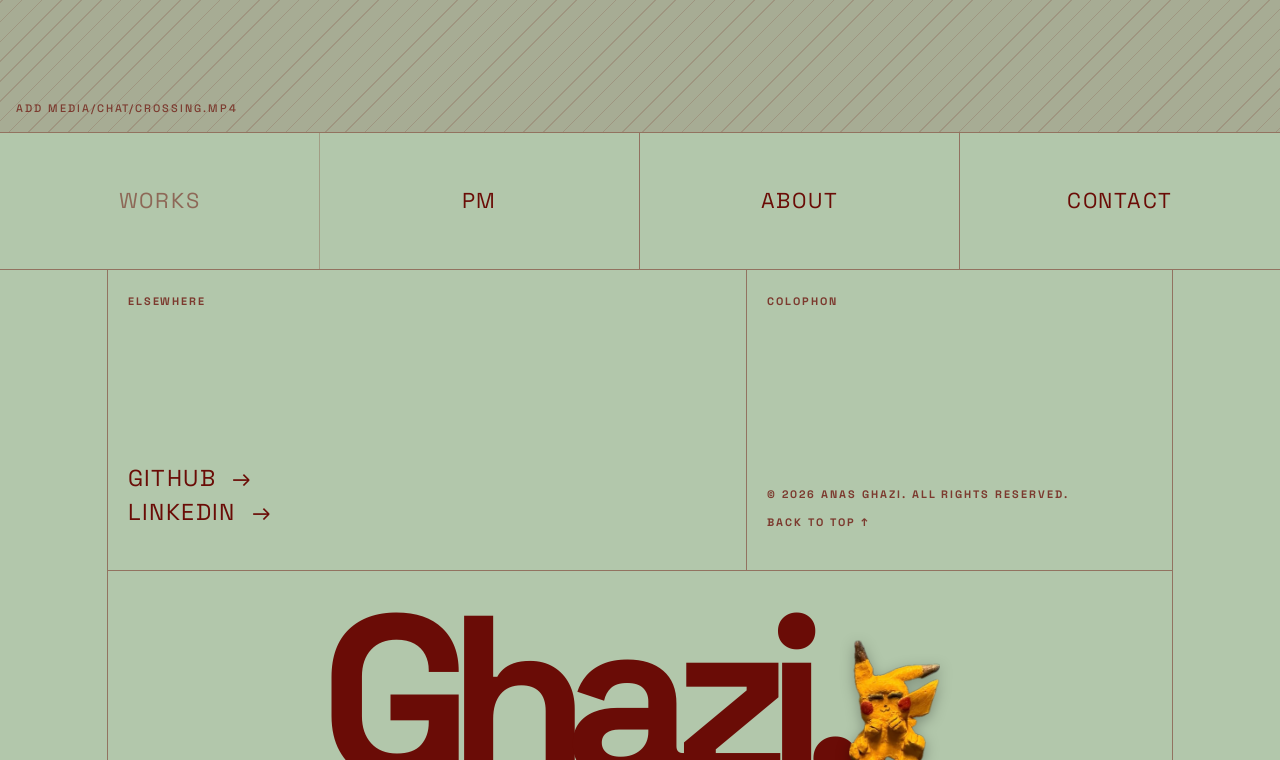
<file: work.html>
<!doctype html>
<html lang="en" data-page="work">
<head>
  <meta charset="utf-8">
  <meta name="viewport" content="width=device-width, initial-scale=1">
  <title>project — Ghazi.</title>
  <meta name="description" content="Anas Ghazi — film, photography &amp; visual stories.">
  <meta name="theme-color" content="#b2c7ab">
  <link rel="icon" href="assets/favicon.svg" type="image/svg+xml">
  <link rel="preconnect" href="https://fonts.googleapis.com">
  <link rel="preconnect" href="https://fonts.gstatic.com" crossorigin>
  <link rel="stylesheet" href="https://fonts.googleapis.com/css2?family=Space+Grotesk:wght@300..700&amp;family=Space+Mono&amp;display=swap">
  <link rel="stylesheet" href="assets/css/style.css">
  <script>
    /* Apply the saved theme and decide whether the page starts behind the curtain, before first paint. */
    (function (d) {
      d.classList.add("js");
      try { var t = localStorage.getItem("theme"); if (t) d.dataset.theme = t; } catch (e) {}
      try {
        var s = sessionStorage, still = matchMedia("(prefers-reduced-motion: reduce)").matches;
        if (s.getItem("pt") || (d.dataset.page === "home" && !s.getItem("intro") && !still)) d.classList.add("covered");
      } catch (e) {}
    })(document.documentElement);
  </script>
  <script src="content.js" defer></script>
  <script src="assets/js/minesweeper.js" defer></script>
  <script src="assets/js/main.js" defer></script>
  <link rel="stylesheet" href="https://fonts.googleapis.com/css2?family=Silkscreen&amp;display=swap">
</head>
<body>
  <div class="curtain" aria-hidden="true"><i></i><i></i><i></i><i></i><i></i><i></i><i></i><i></i><i></i><i></i><i></i><i></i></div>
  <main id="main"></main>
  <noscript><p style="padding:2rem">This site needs JavaScript to show its work.</p></noscript>
</body>
</html>
</file>
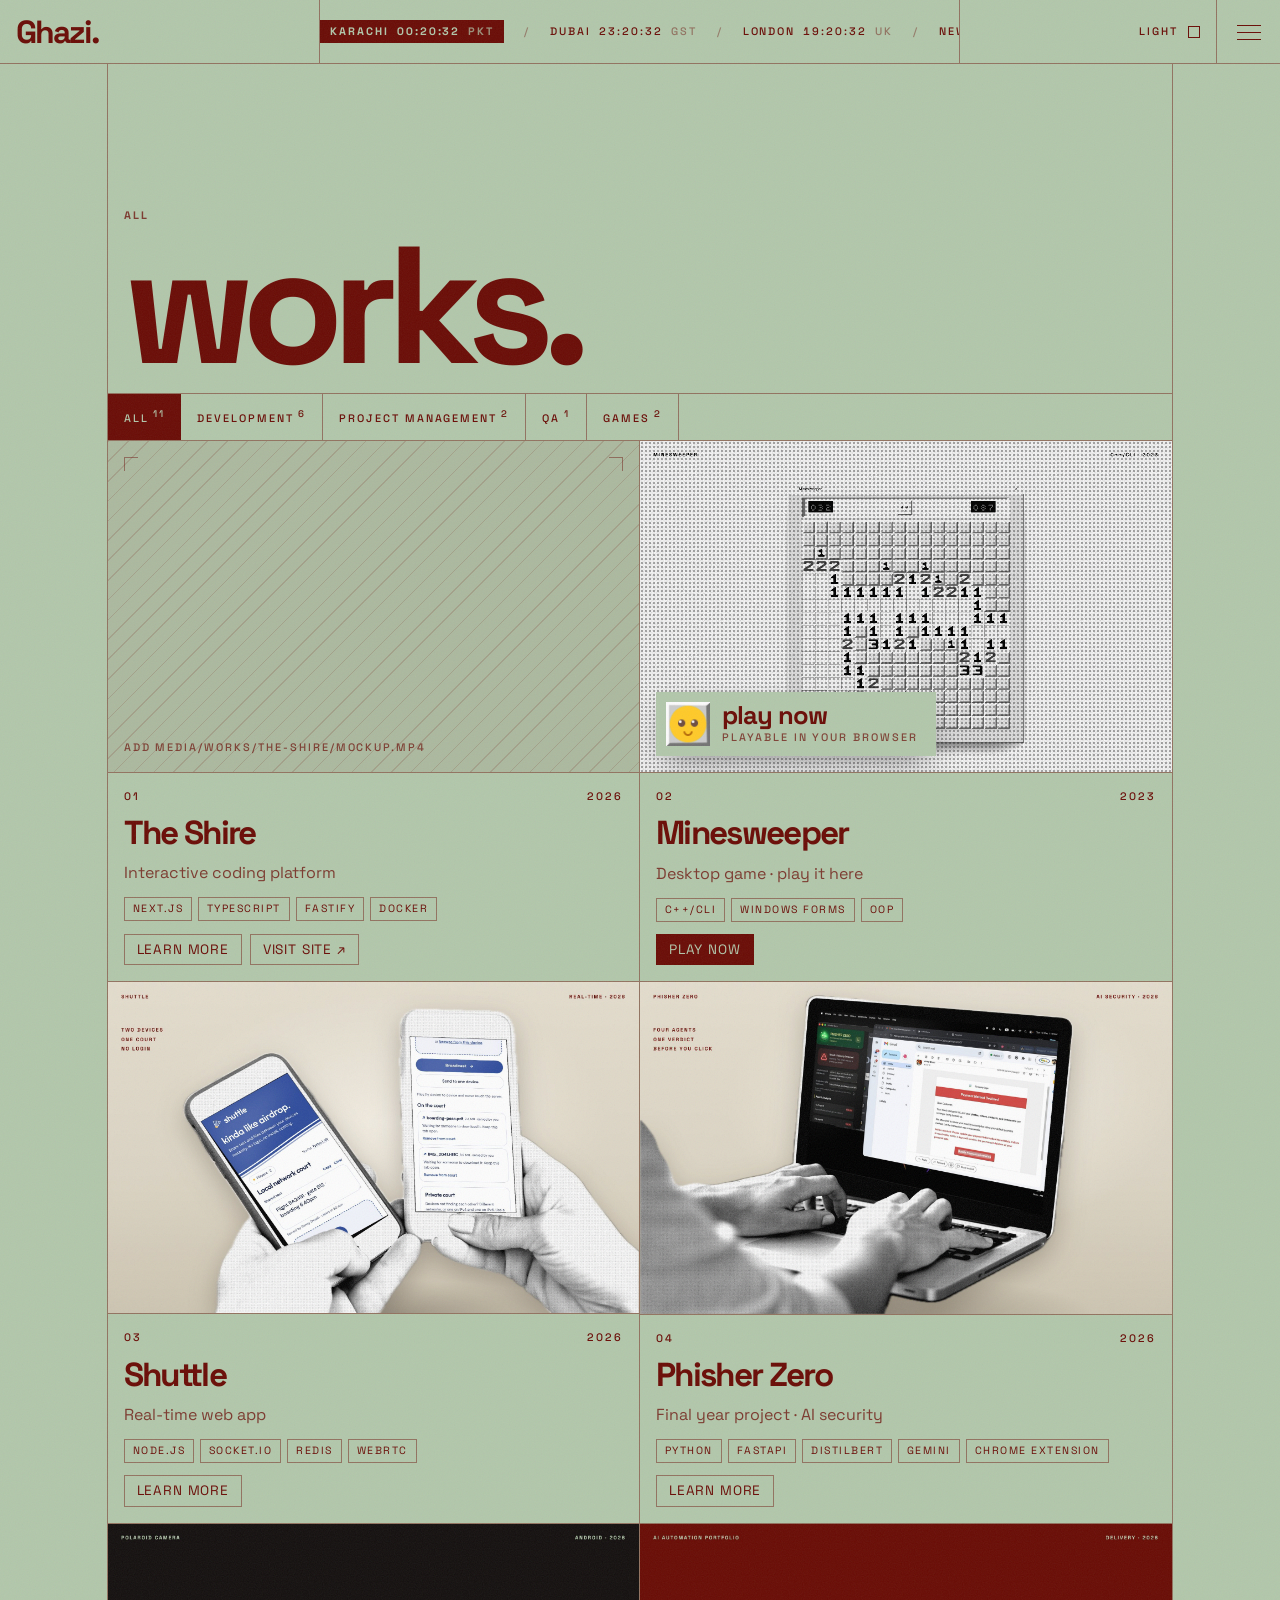
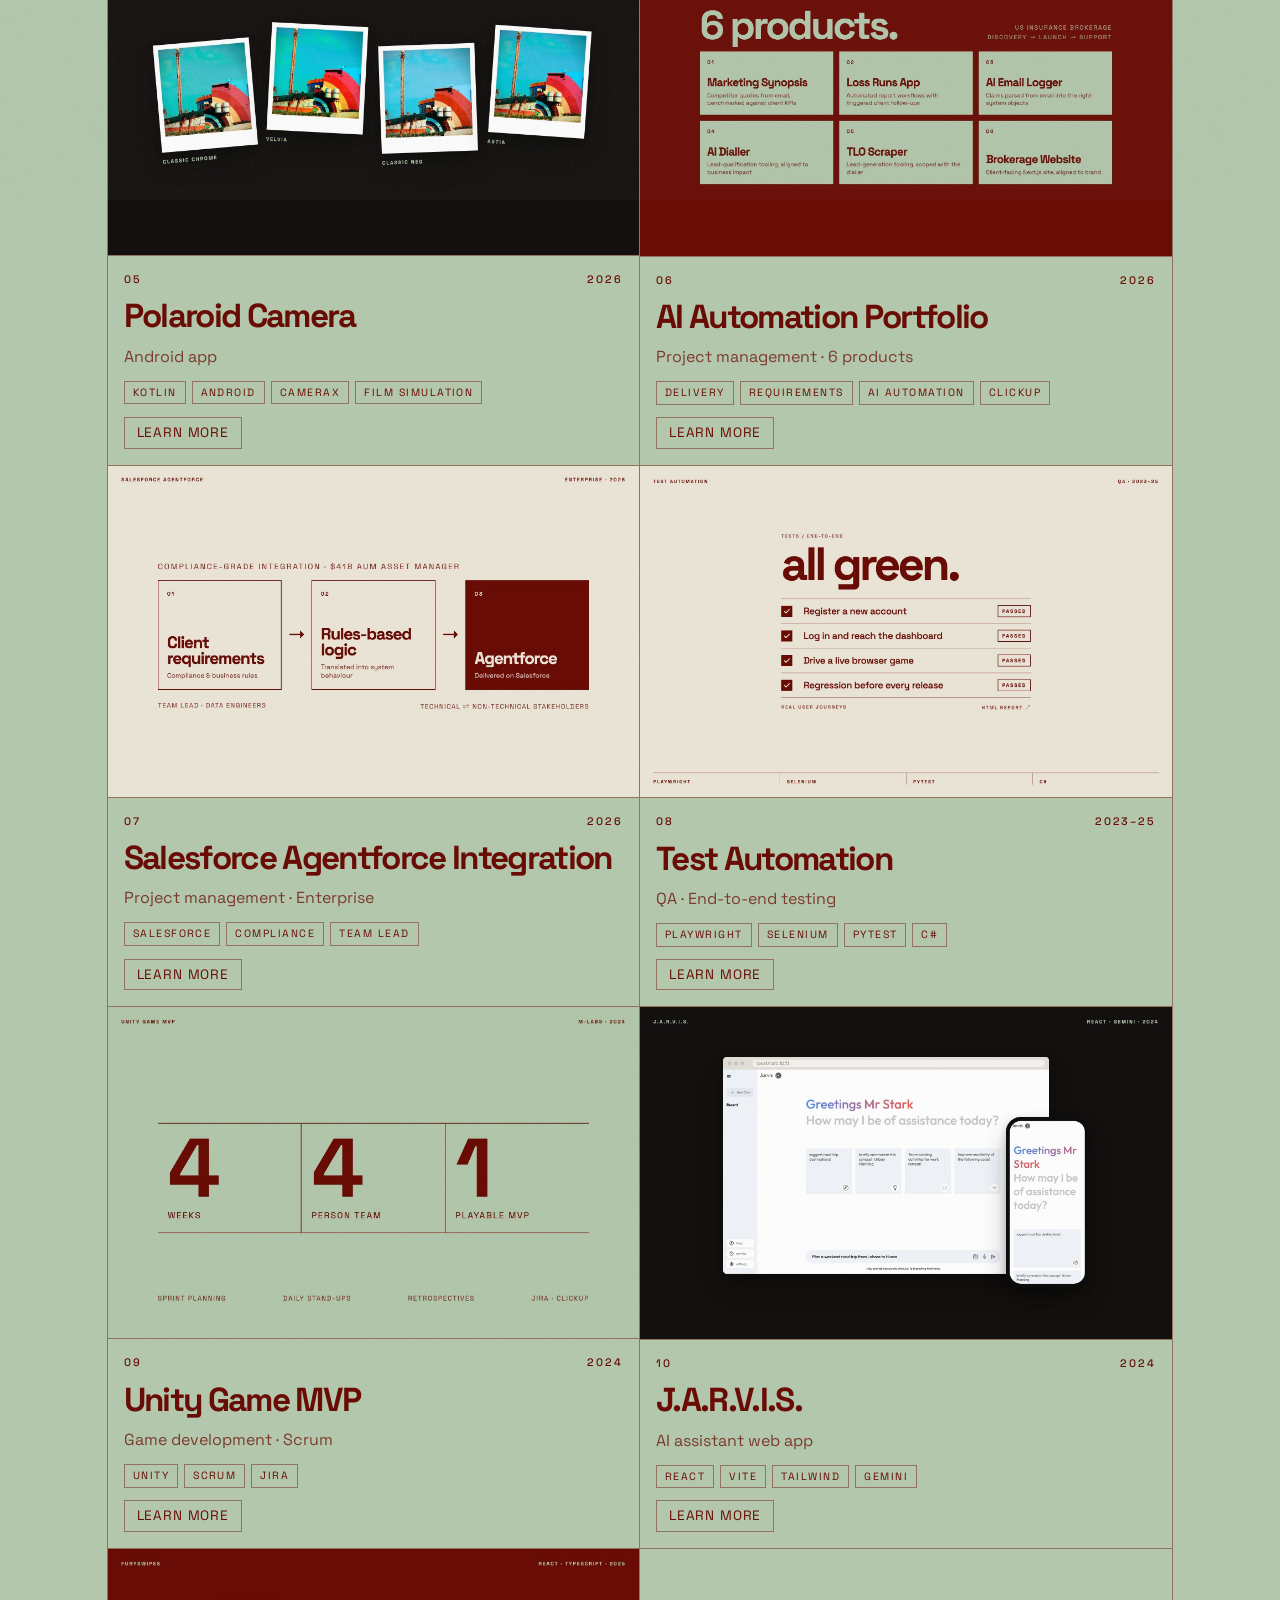
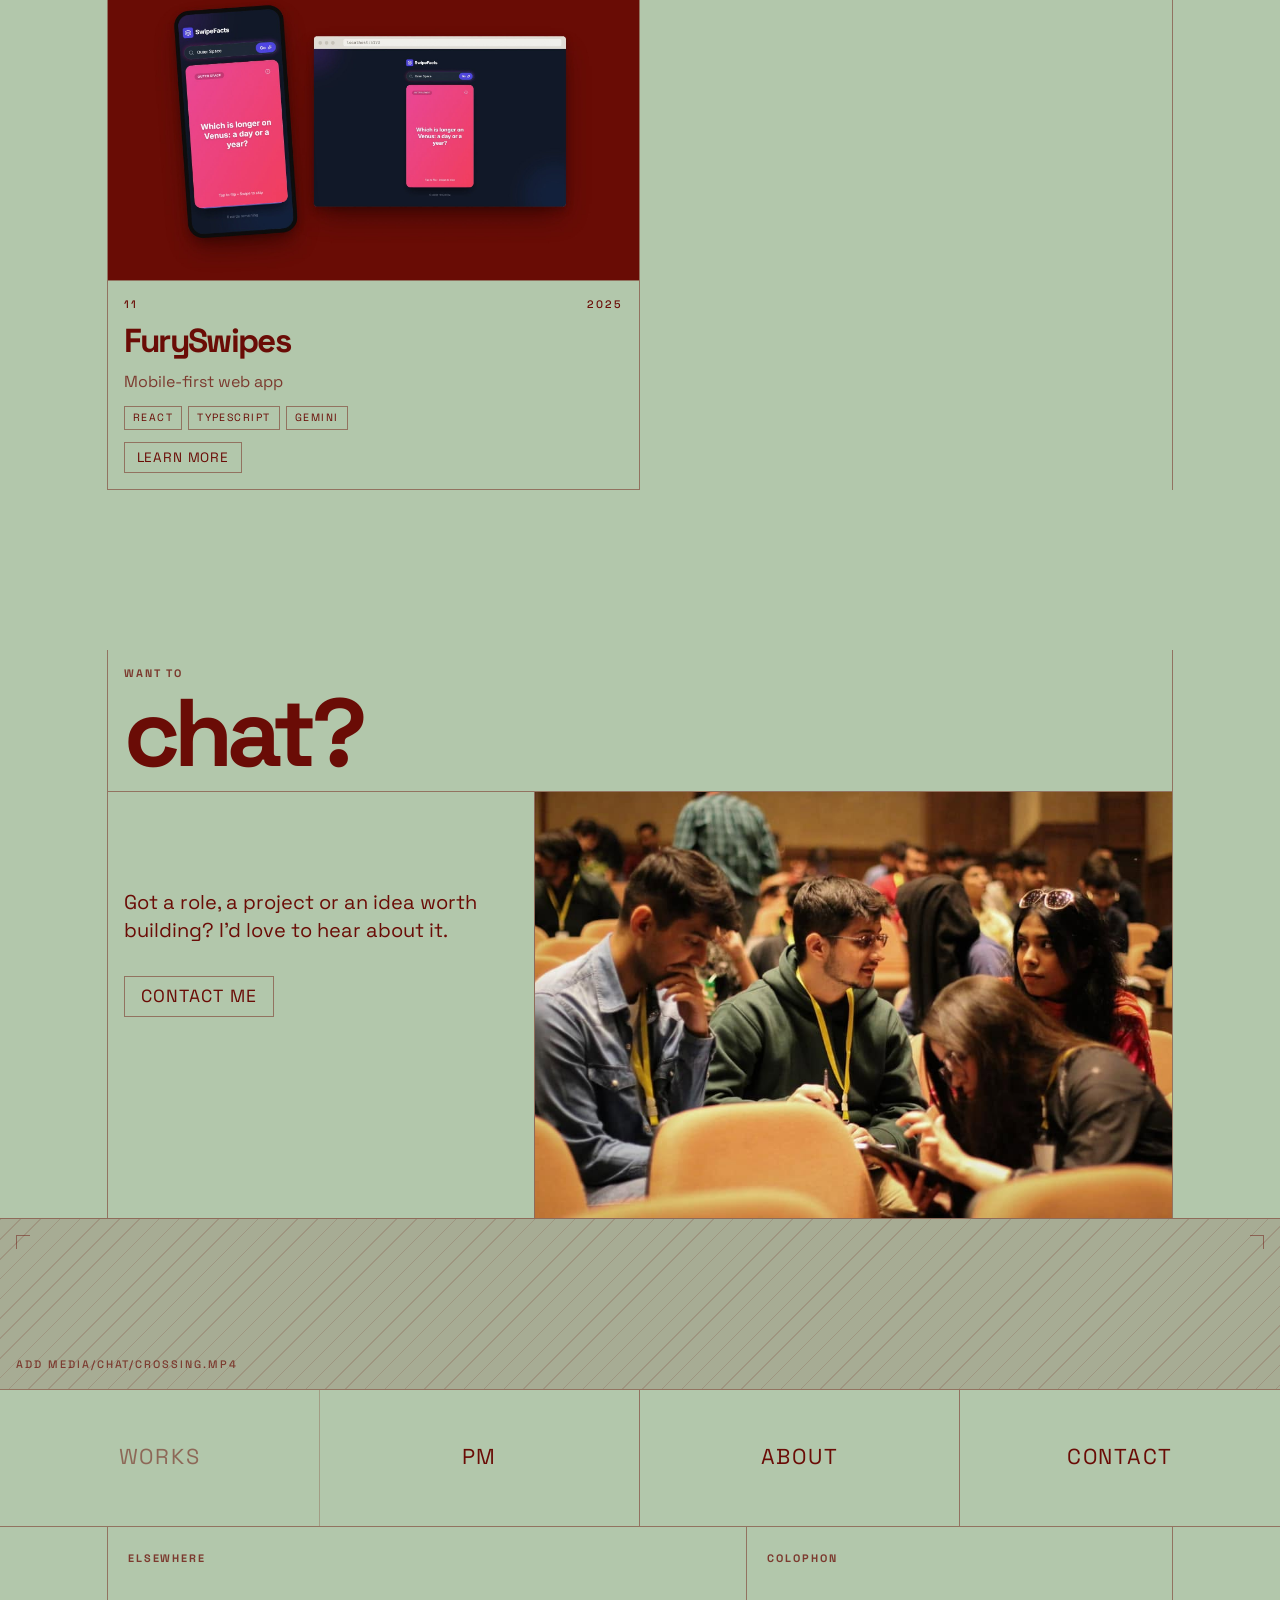
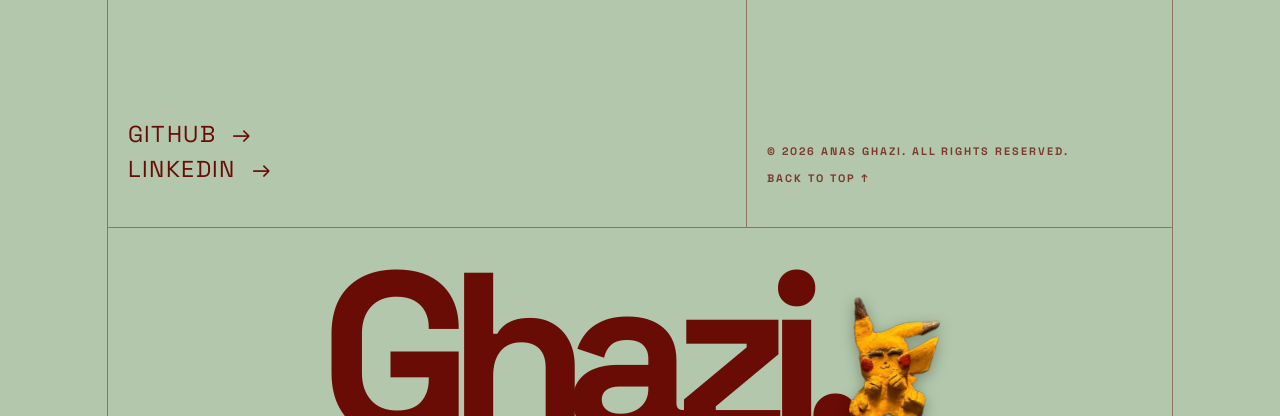
<file: works.html>
<!doctype html>
<html lang="en" data-page="works">
<head>
  <meta charset="utf-8">
  <meta name="viewport" content="width=device-width, initial-scale=1">
  <title>works — Ghazi.</title>
  <meta name="description" content="Anas Ghazi — film, photography &amp; visual stories.">
  <meta name="theme-color" content="#b2c7ab">
  <link rel="icon" href="assets/favicon.svg" type="image/svg+xml">
  <link rel="preconnect" href="https://fonts.googleapis.com">
  <link rel="preconnect" href="https://fonts.gstatic.com" crossorigin>
  <link rel="stylesheet" href="https://fonts.googleapis.com/css2?family=Space+Grotesk:wght@300..700&amp;family=Space+Mono&amp;display=swap">
  <link rel="stylesheet" href="assets/css/style.css">
  <script>
    /* Apply the saved theme and decide whether the page starts behind the curtain, before first paint. */
    (function (d) {
      d.classList.add("js");
      try { var t = localStorage.getItem("theme"); if (t) d.dataset.theme = t; } catch (e) {}
      try {
        var s = sessionStorage, still = matchMedia("(prefers-reduced-motion: reduce)").matches;
        if (s.getItem("pt") || (d.dataset.page === "home" && !s.getItem("intro") && !still)) d.classList.add("covered");
      } catch (e) {}
    })(document.documentElement);
  </script>
  <script src="content.js" defer></script>
  <script src="assets/js/main.js" defer></script>
</head>
<body>
  <div class="curtain" aria-hidden="true"><i></i><i></i><i></i><i></i><i></i><i></i><i></i><i></i><i></i><i></i><i></i><i></i></div>
  <main id="main"></main>
  <noscript><p style="padding:2rem">This site needs JavaScript to show its work.</p></noscript>
</body>
</html>
</file>
<file: assets/css/style.css>
/* ==========================================================================
   Ghazi. — portfolio
   Two-tone Swiss grid. Change --paper / --ink to re-colour the whole site.
   ========================================================================== */

:root {
  --paper: #b2c7ab;
  --ink: #6a0c06;
  --line: color-mix(in srgb, var(--ink) 45%, transparent);
  --line-soft: color-mix(in srgb, var(--ink) 14%, transparent);
  --tint: color-mix(in srgb, var(--ink) 7%, transparent);

  --cols: 4;
  --fcols: 4;
  --pad: 12px;
  --hh: 56px;
  --ease: cubic-bezier(0.65, 0, 0.35, 1);
  --ease-out: cubic-bezier(0.16, 1, 0.3, 1);
  color-scheme: light;
}

@media (min-width: 768px) {
  :root { --cols: 12; --fcols: 10; --pad: 16px; --hh: 64px; }
}

@media (prefers-color-scheme: dark) {
  :root:not([data-theme="light"]) { --paper: #6a0c06; --ink: #b2c7ab; color-scheme: dark; }
}
:root[data-theme="dark"] { --paper: #6a0c06; --ink: #b2c7ab; color-scheme: dark; }

*, *::before, *::after { box-sizing: border-box; margin: 0; padding: 0; border-radius: 0; }

html { background: var(--paper); -webkit-text-size-adjust: 100%; scrollbar-color: var(--ink) var(--paper); }
body {
  background: var(--paper);
  color: var(--ink);
  font-family: "Space Grotesk", system-ui, -apple-system, sans-serif;
  font-size: 16px;
  line-height: 1.5;
  -webkit-font-smoothing: antialiased;
  overflow-x: clip;
  transition: background-color 0.5s var(--ease), color 0.5s var(--ease);
}
img, video, iframe, svg { display: block; max-width: 100%; }
a { color: inherit; text-decoration: none; }
button, input, textarea, select { font: inherit; color: inherit; background: none; border: 0; }
button { cursor: pointer; }
ul, ol { list-style: none; }
::selection { background: var(--ink); color: var(--paper); }
:focus-visible { outline: 2px solid var(--ink); outline-offset: 2px; }
.sr-only { position: absolute; width: 1px; height: 1px; overflow: hidden; clip: rect(0 0 0 0); white-space: nowrap; }

/* ---------- type helpers ---------- */
.lbl { font-size: 0.68rem; font-weight: 500; letter-spacing: 0.18em; text-transform: uppercase; line-height: 1.4; }
.muted { opacity: 0.65; }
.h-xl { font-size: clamp(3rem, 9vw, 6rem); line-height: 0.85; font-weight: 700; letter-spacing: -0.06em; }
.kicker { margin-bottom: 12px; font-weight: 700; opacity: 0.75; }

/* ---------- grid ---------- */
.g { display: grid; grid-template-columns: repeat(var(--cols), minmax(0, 1fr)); }
.frame {
  grid-column: 1 / -1;
  display: grid;
  grid-template-columns: repeat(var(--fcols), minmax(0, 1fr));
  border-inline: 1px solid var(--line);
}
@media (min-width: 768px) { .frame { grid-column: 2 / span 10; } }
.frame > * { grid-column: 1 / -1; min-width: 0; }

.bg-grid {
  position: fixed; inset: 0; z-index: -1; pointer-events: none;
  background-image: linear-gradient(to right, var(--line-soft) 1px, transparent 1px);
  background-size: calc(100% / var(--cols)) 100%;
  background-position: calc(100% / var(--cols)) 0;
}

/* film grain */
.grain {
  position: fixed; inset: -100%; z-index: 120; pointer-events: none; opacity: 0.07;
  background-image: url("data:image/svg+xml;utf8,<svg xmlns='http://www.w3.org/2000/svg' width='160' height='160'><filter id='n'><feTurbulence type='fractalNoise' baseFrequency='.85' numOctaves='3' stitchTiles='stitch'/></filter><rect width='100%' height='100%' filter='url(%23n)'/></svg>");
  animation: grain 0.9s steps(5) infinite;
}
@keyframes grain {
  0% { transform: translate(0, 0); } 20% { transform: translate(-6%, 4%); } 40% { transform: translate(5%, -7%); }
  60% { transform: translate(-3%, 8%); } 80% { transform: translate(7%, 2%); } 100% { transform: translate(0, 0); }
}

/* ---------- curtain (intro + page transitions) ---------- */
.curtain { position: fixed; inset: 0; z-index: 100; display: flex; pointer-events: none; }
.curtain i {
  flex: 1; background: var(--paper); border-left: 1px solid var(--line-soft);
  transform: scaleY(0); transform-origin: 50% 100%;
  transition: transform 0.75s var(--ease) calc(var(--i, 0) * 40ms);
}
.curtain.up i { transform-origin: 50% 0; }
.covered .curtain { pointer-events: auto; animation: failsafe 0s 7s forwards; }
.covered .curtain i { transform: scaleY(1); }
@keyframes failsafe { to { visibility: hidden; } }
@media (max-width: 767px) { .curtain i:nth-child(n + 5) { display: none; } }

.curtain__intro {
  position: absolute; inset: 0; z-index: 1; display: flex; flex-direction: column; justify-content: flex-end;
  transition: opacity 0.4s var(--ease);
}
.curtain__intro.out { opacity: 0; }
.curtain__word {
  padding: 0 var(--pad) 24px; font-size: clamp(2.5rem, 9vw, 6rem); font-weight: 700; letter-spacing: -0.08em; line-height: 0.9;
}
.curtain__bar { height: 1px; background: var(--ink); transform-origin: 0 50%; transform: scaleX(0); }
.curtain__count {
  display: flex; align-items: flex-end; justify-content: space-between; padding: 12px var(--pad) 16px;
  font-size: clamp(2rem, 6vw, 4.5rem); font-weight: 700; line-height: 1; font-variant-numeric: tabular-nums;
}
.curtain__count .lbl { font-size: 0.68rem; padding-bottom: 6px; }

/* ---------- header ---------- */
.hdr {
  position: fixed; inset: 0 0 auto; z-index: 50; height: var(--hh);
  background: var(--paper); border-bottom: 1px solid var(--line);
  transition: background-color 0.5s var(--ease);
}
.hdr__logo {
  grid-column: span 2; display: flex; align-items: center; padding: 0 var(--pad);
  border-right: 1px solid var(--line); font-size: 1.6rem; font-weight: 700; letter-spacing: -0.07em;
}
.hdr__clocks { display: none; }
.hdr__end { grid-column: span 2; display: flex; justify-content: flex-end; padding-right: var(--hh); }
@media (min-width: 768px) {
  .hdr__logo { grid-column: span 3; font-size: 2rem; }
  .hdr__clocks { display: block; grid-column: span 6; overflow: hidden; border-right: 1px solid var(--line); }
  .hdr__end { grid-column: span 3; }
}

.marquee { display: flex; width: max-content; height: 100%; align-items: center; animation: marquee 45s linear infinite; }
.marquee > * { display: flex; flex-shrink: 0; align-items: center; }
.hdr__clocks:hover .marquee, .band:hover .marquee { animation-play-state: paused; }
@keyframes marquee { to { transform: translateX(-50%); } }

.clock { display: flex; align-items: center; gap: 8px; white-space: nowrap; }
.clock--home { background: var(--ink); color: var(--paper); padding: 4px 10px; font-weight: 700; }
.clock time { font-variant-numeric: tabular-nums; }
.clock .tz { opacity: 0.45; }
.clock--home .tz { opacity: 0.7; }
.sep { padding: 0 20px; opacity: 0.4; }

.theme-btn {
  display: flex; align-items: center; gap: 10px; height: 100%; padding: 0 var(--pad);
  transition: background-color 0.3s, color 0.3s;
}
.theme-btn:hover { background: var(--ink); color: var(--paper); }
.theme-btn__box { position: relative; width: 12px; height: 12px; border: 1px solid currentColor; overflow: hidden; }
.theme-btn__box::after {
  content: ""; position: absolute; inset: 0; background: currentColor;
  transform: translateX(-100%); transition: transform 0.45s var(--ease);
}
[data-mode="dark"] .theme-btn__box::after { transform: none; }

.menu-btn {
  position: fixed; top: 0; right: 0; z-index: 70; width: var(--hh); height: var(--hh);
  display: grid; place-items: center; background: var(--paper);
  border-left: 1px solid var(--line); border-bottom: 1px solid var(--line);
  transition: background-color 0.3s;
}
.menu-btn:hover { background: var(--ink); }
.menu-btn span { position: relative; display: block; width: 24px; height: 14px; }
.menu-btn span::before, .menu-btn span::after, .menu-btn b {
  content: ""; position: absolute; left: 0; width: 100%; height: 1px; background: var(--ink);
  transition: transform 0.45s var(--ease), opacity 0.3s, background-color 0.3s;
}
.menu-btn span::before { top: 0; }
.menu-btn b { top: 50%; }
.menu-btn span::after { top: 100%; }
.menu-btn:hover span::before, .menu-btn:hover span::after, .menu-btn:hover b { background: var(--paper); }
.menu-open .menu-btn span::before { transform: translateY(7px) rotate(45deg); }
.menu-open .menu-btn span::after { transform: translateY(-7px) rotate(-45deg); }
.menu-open .menu-btn b { opacity: 0; }

/* ---------- full-screen menu ---------- */
.menu {
  position: fixed; inset: 0; z-index: 60; display: flex; flex-direction: column; justify-content: space-between;
  padding-top: var(--hh); background: var(--ink); color: var(--paper);
  clip-path: inset(0 0 100% 0); visibility: hidden;
  transition: clip-path 0.8s var(--ease), visibility 0s 0.8s;
}
.menu-open .menu { clip-path: inset(0); visibility: visible; transition: clip-path 0.8s var(--ease), visibility 0s; }
.menu-open, .lock { overflow: hidden; }
.menu__list { border-top: 1px solid color-mix(in srgb, var(--paper) 30%, transparent); }
.menu__list li { border-bottom: 1px solid color-mix(in srgb, var(--paper) 30%, transparent); overflow: hidden; }
.menu__list a {
  display: flex; align-items: baseline; gap: 16px; padding: 8px var(--pad);
  font-size: clamp(3rem, 11vw, 8.5rem); font-weight: 700; line-height: 0.95; letter-spacing: -0.07em;
  transform: translateY(105%); transition: transform 0.8s var(--ease-out), padding 0.45s var(--ease);
}
.menu__list a .lbl { letter-spacing: 0.18em; }
.menu-open .menu__list a { transform: none; transition-delay: calc(0.25s + var(--i) * 70ms), 0s; }
.menu__list a:hover { padding-left: calc(var(--pad) + 24px); }
.menu__list a[aria-current="page"] { opacity: 0.5; }
.menu__foot { display: flex; flex-wrap: wrap; gap: 12px 32px; justify-content: space-between; padding: 24px var(--pad); }
.menu__foot div { display: flex; flex-wrap: wrap; gap: 8px 24px; }
.menu__foot a:hover { opacity: 0.6; }

/* ---------- buttons with rolling text ---------- */
.btn {
  position: relative; display: inline-block; overflow: hidden; border: 1px solid var(--line);
  padding: 8px 16px; font-size: 1.1rem; line-height: 1.3; letter-spacing: 0.06em; text-transform: uppercase;
  transition: background-color 0.3s, color 0.3s;
}
.btn--sm { padding: 6px 12px; font-size: 0.85rem; }
.roll { position: relative; display: inline-block; overflow: hidden; vertical-align: top; }
.btn > span, .roll > span { display: block; transition: transform 0.45s var(--ease); }
.btn::after, .roll::after {
  content: attr(data-text); position: absolute; inset: 0; display: flex; align-items: center;
  transform: translateY(100%); transition: transform 0.45s var(--ease);
}
.btn::after { justify-content: center; }
.btn:hover { background: var(--ink); color: var(--paper); }
.btn:hover > span, .roll:hover > span, a:hover > .roll > span, button:hover > .roll > span { transform: translateY(-200%); }
.btn:hover::after, .roll:hover::after, a:hover > .roll::after, button:hover > .roll::after { transform: none; }

/* ---------- media + placeholders ---------- */
.fill { position: absolute; inset: 0; width: 100%; height: 100%; object-fit: cover; }
.ph {
  display: flex; flex-direction: column; justify-content: space-between; gap: 8px; padding: var(--pad);
  background-color: var(--tint);
  background-image: repeating-linear-gradient(135deg, var(--line-soft) 0 1px, transparent 1px 14px);
  color: var(--ink); overflow: hidden;
}
.ph:not(.fill) { width: 100%; aspect-ratio: var(--r, 4 / 5); }
.ph__mark { display: flex; justify-content: space-between; }
.ph__mark::before, .ph__mark::after { content: ""; width: 14px; height: 14px; border-top: 1px solid var(--line); }
.ph__mark::before { border-left: 1px solid var(--line); }
.ph__mark::after { border-right: 1px solid var(--line); }
.ph__label { word-break: break-all; opacity: 0.7; }

/* ---------- hero ---------- */
.hero { display: flex; flex-direction: column; padding-top: var(--hh); border-bottom: 1px solid var(--line); }
.hero__media { border-bottom: 1px solid var(--line); }
.hero__bottom { flex: 1; }
.hero__video {
  position: relative; grid-column: span 4; aspect-ratio: var(--va, 16 / 9); overflow: hidden;
  border-bottom: 1px solid var(--line); clip-path: inset(0 37%);
  transition: clip-path 1.5s var(--ease);
}
.hero__video video { object-fit: contain; }
.hero__portrait { position: relative; grid-column: span 4; aspect-ratio: 3 / 4; overflow: hidden; container-type: inline-size; }
.hero__portrait > div { position: absolute; inset: 0; clip-path: inset(100% 0 0 0); transition: clip-path 1.3s var(--ease) 0.35s; }
/* The wordmark sits in the portrait's sky, sized to the portrait's width. It stays dark red in
   both themes so it reads against the pale sky. */
.hero__name {
  position: absolute; inset: 0 0 auto; z-index: 1; padding: 6cqi 0.12em 0 0; pointer-events: none;
  color: #6a0c06; font-size: 33cqi; line-height: 0.8; font-weight: 700; letter-spacing: -0.12em; text-align: center; white-space: nowrap;
}
.hero__name span {
  display: inline-block; opacity: 0; transform: translateY(0.35em);
  transition: transform 1s var(--ease-out), opacity 1s var(--ease-out);
  transition-delay: calc(1s + var(--i) * 60ms);
}
.hero__roles {
  grid-column: span 3; display: flex; flex-direction: column; justify-content: flex-end; gap: 4px; padding: var(--pad);
  font-size: 1rem; font-weight: 500; line-height: 1.15; letter-spacing: -0.02em;
}
.hero__roles li { opacity: 0; transform: translateY(10px); transition: all 0.8s var(--ease-out) calc(0.9s + var(--i) * 90ms); }
.hero__intro {
  grid-column: 1 / -1; order: 3; display: flex; flex-direction: column; align-items: flex-start; gap: 16px;
  padding: 24px var(--pad); border-top: 1px solid var(--line);
  opacity: 0; transform: translateY(16px); transition: all 0.9s var(--ease-out) 1.1s;
}
.hero__intro .kicker { margin: 0; }
.hero__lead { max-width: 52ch; font-size: clamp(1.15rem, 1.6vw, 1.55rem); font-weight: 500; line-height: 1.3; letter-spacing: -0.02em; }
.hero__badge { grid-column: span 1; display: grid; place-items: center; padding: 8px; }
.badge { width: 76px; opacity: 0; transform: translateY(16px); transition: all 0.9s var(--ease-out) 1.2s; }
.badge text { font-size: 19px; font-weight: 700; letter-spacing: 0.16em; text-transform: uppercase; fill: var(--ink); }
.badge .spin { transform-origin: 100px 100px; animation: spin 20s linear infinite; }
.badge circle { fill: none; stroke: var(--ink); }
.badge .dot { fill: var(--ink); stroke: none; }
@keyframes spin { to { transform: rotate(360deg); } }

.go .hero__video { clip-path: inset(0); }
.go .hero__portrait > div { clip-path: inset(0); }
.go .hero__name span, .go .hero__roles li, .go .hero__intro, .go .badge { opacity: 1; transform: none; }

@media (min-width: 768px) {
  .hero { min-height: 100svh; }
  .hero__video { grid-column: span 8; border-bottom: 0; border-right: 1px solid var(--line); }
  .hero__portrait { grid-column: span 4; aspect-ratio: auto; }
  .hero__roles { grid-column: span 3; padding: 20px; font-size: clamp(1rem, min(1.8vw, 2.6svh), 1.6rem); }
  .hero__intro { grid-column: span 7; order: 0; justify-content: space-between; padding: 20px; border-top: 0; border-left: 1px solid var(--line); }
  .hero__badge { grid-column: span 2; border-left: 1px solid var(--line); }
  .badge { width: clamp(72px, min(9.5vw, 15svh), 136px); }
}

/* ---------- sections ---------- */
/* Section spacing lives inside the bordered frame, so its vertical lines run unbroken from one
   section into the next. Across that top spacing (--pt) the two lines are drawn as backgrounds
   that grow downward as the section scrolls into view: growLines() sets --g from 0 to 1. Below
   the spacing they're always fully drawn. The real border stays, transparent, to keep widths. */
.sec > .g > .frame, .page-head > .g > .frame {
  --pt: 64px;
  --ln: linear-gradient(var(--line), var(--line));
  --top: calc(var(--pt) * var(--g, 1));
  padding-top: var(--pt);
  border-color: transparent;
  background:
    var(--ln) left top / 1px var(--top) no-repeat border-box,
    var(--ln) right top / 1px var(--top) no-repeat border-box,
    var(--ln) left 0 top var(--pt) / 1px 100% no-repeat border-box,
    var(--ln) right 0 top var(--pt) / 1px 100% no-repeat border-box;
}
.sec--last > .g > .frame { padding-bottom: 96px; }
@media (min-width: 768px) {
  .sec > .g > .frame { --pt: 160px; }
  .sec--last > .g > .frame { padding-bottom: 160px; }
}
.sec-head { padding: var(--pad); border-bottom: 1px solid var(--line); }

.mask { display: block; overflow: hidden; padding-bottom: 0.12em; margin-bottom: -0.12em; }
.mask > span { display: inline-block; }
.js [data-reveal] .mask > span { transform: translateY(110%); transition: transform 1.1s var(--ease-out); }
.js [data-reveal].is-in .mask > span { transform: none; }
.js [data-reveal="fade"] { opacity: 0; transform: translateY(24px); transition: opacity 1s var(--ease-out), transform 1s var(--ease-out); }
.js [data-reveal="fade"].is-in { opacity: 1; transform: none; }

.facts { width: 100%; }
.facts div { display: flex; align-items: baseline; justify-content: space-between; gap: 16px; padding: 10px 0; border-top: 1px solid var(--line); }
.facts div:last-child { border-bottom: 1px solid var(--line); }
.facts dd { font-weight: 500; text-align: right; }

/* ---------- work cards + carousel ---------- */
.card { display: flex; flex-direction: column; min-width: 0; }
.card__media { position: relative; display: block; aspect-ratio: 16 / 10; overflow: hidden; border-bottom: 1px solid var(--line); }
.card__media > * { transition: transform 1.2s var(--ease-out); }
.card__media:hover > * { transform: scale(1.04); }
.card__body { display: flex; flex-direction: column; gap: 12px; flex: 1; padding: var(--pad); }
.card__row { display: flex; justify-content: space-between; }
.card__title { font-size: clamp(1.6rem, 2.6vw, 2.25rem); font-weight: 700; line-height: 1; letter-spacing: -0.05em; }
.card__type { opacity: 0.75; }
.card__ctas { display: flex; flex-wrap: wrap; gap: 8px; margin-top: auto; }
.tags { display: flex; flex-wrap: wrap; gap: 6px; }
.tags li { border: 1px solid var(--line); padding: 3px 8px; font-size: 0.66rem; letter-spacing: 0.14em; text-transform: uppercase; }

.carousel { position: relative; }
.track {
  display: flex; overflow-x: auto; scroll-snap-type: x mandatory; scroll-behavior: smooth;
  scrollbar-width: none; overscroll-behavior-x: contain;
}
.track::-webkit-scrollbar { display: none; }
.track .card { flex: 0 0 85%; scroll-snap-align: start; border-right: 1px solid var(--line); }
@media (min-width: 768px) { .track .card { flex-basis: 40%; } }
.carousel__nav { display: flex; align-items: stretch; justify-content: space-between; border-top: 1px solid var(--line); }
.carousel__count { display: flex; align-items: center; padding: 0 var(--pad); font-variant-numeric: tabular-nums; }
.carousel__nav div { display: flex; }
.arrow {
  width: 56px; height: 56px; border-left: 1px solid var(--line); font-size: 1.25rem;
  transition: background-color 0.3s, color 0.3s, opacity 0.3s;
}
.arrow:hover:not(:disabled) { background: var(--ink); color: var(--paper); }
.arrow:disabled { opacity: 0.3; cursor: default; }

.band {
  display: block; height: 72px; overflow: hidden; border-top: 1px solid var(--line);
  font-size: clamp(1.5rem, 3vw, 2.25rem); font-weight: 700; letter-spacing: -0.04em;
  transition: background-color 0.3s, color 0.3s;
}
.band:hover { background: var(--ink); color: var(--paper); }
.band .marquee { animation-duration: 30s; }
.band .sep { font-weight: 400; }

/* ---------- selected works showcase (home) ---------- */
/* Phone: a normal carousel with the figure peeking out of the heading. */
.show { display: none; }
.show-m .sec-head { position: relative; min-height: 210px; display: flex; flex-direction: column; justify-content: flex-end; }
.show-m__fig { position: absolute; right: 4px; bottom: 0; height: 200px; width: auto; }

/* Desktop: one screen-tall panel. Clicking a thumbnail switches the project and the TV. */
@media (min-width: 768px) {
  .show-m { display: none; }
  .show { display: block; }
  /* overflow-x: clip keeps the figure (and its slide-in offset) from widening the page. */
  .show__pin { height: calc(100svh - var(--hh)); overflow-x: clip; }
  .show__grid {
    position: relative; height: 100%;
    display: grid; grid-template-columns: repeat(12, minmax(0, 1fr)); grid-template-rows: auto minmax(0, 1fr);
  }

  .show__head {
    grid-column: 2 / -1; grid-row: 1; padding: clamp(28px, 11svh, 150px) var(--pad) var(--pad);
    border-left: 1px solid var(--line); border-bottom: 1px solid var(--line);
  }
  .show__head > div { display: flex; align-items: flex-end; justify-content: space-between; width: calc(100% * 7 / 11); }
  .show__count { font-variant-numeric: tabular-nums; padding-bottom: 6px; }

  .show__thumbs {
    grid-column: 2 / span 1; grid-row: 2; overflow-y: auto; scrollbar-width: thin;
    border-left: 1px solid var(--line); border-right: 1px solid var(--line);
  }
  .show__thumb { position: relative; display: block; width: 100%; aspect-ratio: 1.12; overflow: hidden; border-bottom: 1px solid var(--line); }
  .show__thumb::after {
    content: ""; position: absolute; inset: 0; background: var(--paper); opacity: 0.6;
    transition: opacity 0.5s var(--ease);
  }
  .show__thumb:hover::after { opacity: 0.3; }
  .show__thumb.on::after { opacity: 0; }
  .show__thumb .ph__label { display: none; }

  .show__card { grid-column: 3 / span 6; grid-row: 2; position: relative; border-right: 1px solid var(--line); overflow: hidden; }
  .show__slide { position: absolute; inset: 0; display: flex; flex-direction: column; visibility: hidden; }
  .show__slide.was { visibility: visible; z-index: 0; }
  .show__slide.on { visibility: visible; z-index: 1; }

  .show__info {
    display: flex; flex-direction: column; gap: 16px; padding: 22px 20px 18px;
    background: var(--ink); color: var(--paper);
  }
  .show__top { display: flex; justify-content: space-between; gap: 16px; align-items: flex-start; }
  .show__title { overflow: hidden; font-size: clamp(1.6rem, 2.6vw, 2.6rem); font-weight: 500; line-height: 1.05; letter-spacing: -0.04em; }
  .show__title span { display: block; transform: translateY(105%); transition: transform 0.8s var(--ease-out) 0.1s; }
  .show__type { padding-top: 8px; text-align: right; opacity: 0.7; }
  .show__info .tags li { border-color: color-mix(in srgb, var(--paper) 55%, transparent); }
  .show__info .tags, .show__type, .show__more { opacity: 0; transition: opacity 0.6s var(--ease-out) 0.25s; }
  .show__links { align-self: flex-end; display: flex; flex-wrap: wrap; justify-content: flex-end; gap: 8px 32px; }
  .show__more { font-size: 1.15rem; letter-spacing: 0.06em; text-transform: uppercase; }
  .show__slide.on .show__title span { transform: none; }
  .show__slide.on .tags, .show__slide.on .show__more { opacity: 1; }
  .show__slide.on .show__type { opacity: 0.7; }

  .show__media {
    position: relative; display: block; flex: 1; overflow: hidden;
    background: color-mix(in srgb, var(--ink) 80%, black);
    clip-path: inset(100% 0 0 0); transition: clip-path 1s var(--ease);
  }
  .show__media > * { transform: scale(1.12); transition: transform 1.4s var(--ease-out); }
  .show__slide.on .show__media, .show__slide.was .show__media { clip-path: inset(0); }
  .show__slide.on .show__media > * { transform: none; }

  /* The figure stands over the right of the panel; the active cover plays on its TV. */
  .show__figure {
    grid-column: 9 / span 4; grid-row: 1 / span 2; align-self: end; justify-self: center;
    /* Height follows the panel, capped so the figure's width stays within its four columns
       (4/12 of the page) on tall, narrow windows. */
    position: relative; z-index: 2; height: min(calc(100% - 16px), 100vw / 3 * 1323 / 725); aspect-ratio: 725 / 1323; pointer-events: none;
    transform: translateX(18%); opacity: 0; transition: transform 1.4s var(--ease-out), opacity 0.9s var(--ease-out);
  }
  /* A short slide in from the right once the panel is a little way into view (see showcase()). */
  .show__figure.in { transform: none; opacity: 1; }
  .show__fig { display: block; width: 100%; height: 100%; }
  .tv {
    position: absolute; left: 26%; top: 48%; width: 52%; height: 21%; object-fit: cover;
    clip-path: polygon(0.8% 6.7%, 92.9% 1.4%, 100% 93.3%, 4.4% 98.1%);
    mix-blend-mode: screen; filter: grayscale(1) contrast(1.5) brightness(0.62);
    -webkit-mask-image: radial-gradient(ellipse 62% 66% at 50% 50%, #000 58%, transparent 100%);
    mask-image: radial-gradient(ellipse 62% 66% at 50% 50%, #000 58%, transparent 100%);
    opacity: 0; transition: opacity 0.5s var(--ease);
  }
  .tv.on { opacity: 0.9; }
  .tv--lines {
    opacity: 0.3; mix-blend-mode: multiply;
    background: repeating-linear-gradient(to bottom, transparent 0 2px, rgba(0, 0, 0, 0.5) 2px 3px);
  }
  .flick .tv.on { animation: flick 0.45s steps(3) 1; }
  @keyframes flick { 0% { opacity: 0.1; } 40% { opacity: 1; } 70% { opacity: 0.35; } 100% { opacity: 0.9; } }
}

.links { display: flex; flex-wrap: wrap; gap: 8px; }

/* ---------- services ---------- */
/* Full-bleed rows on the 12-column grid: number | title | list | media tile running to the right edge. */
.svcs-sec .sec-head { border-bottom: 0; }
.svcs { border-top: 1px solid var(--line); }
.svc { display: grid; grid-template-columns: repeat(var(--cols), minmax(0, 1fr)); border-bottom: 1px solid var(--line); }
.svc > * { grid-column: 1 / -1; min-width: 0; }
.svc__n { padding: var(--pad) var(--pad) 0; opacity: 0.65; }
.svc__t { padding: 28px var(--pad) 0; font-size: clamp(2rem, 3.4vw, 3.6rem); font-weight: 700; line-height: 1; letter-spacing: -0.05em; }
.svc__items { display: grid; gap: 6px; padding: 24px var(--pad) 28px; }
.svc__items li { transition: transform 0.4s var(--ease); }
.svc__items li:hover { transform: translateX(8px); }
.svc__media { position: relative; display: block; overflow: hidden; aspect-ratio: 4 / 3; background: var(--tint); border-top: 1px solid var(--line); }
.svc__media > .fill { transition: transform 1.2s var(--ease-out), filter 0.6s var(--ease); }
a.svc__media:hover > .fill { transform: scale(1.04); }
@media (min-width: 768px) {
  .svc__n { grid-column: 1; grid-row: 1 / span 2; padding: var(--pad); border-right: 1px solid var(--line); }
  .svc__t { grid-column: 2 / span 6; align-self: end; padding: 24px 20px 0; }
  .svc__items { grid-column: 2 / span 6; align-self: start; padding: 20px; }
  .svc__media { grid-column: 8 / -1; grid-row: 1 / span 2; border-top: 0; border-left: 1px solid var(--line); }
}
@media (min-width: 1100px) {
  .svc__n, .svc__t, .svc__items, .svc__media { grid-row: 1; }
  .svc__t { align-self: stretch; display: flex; align-items: center; padding: 20px; border-right: 1px solid var(--line); }
  .svc__items { grid-column: 8 / span 2; align-self: center; }
  .svc__media { grid-column: 10 / -1; }
}

/* ---------- chat CTA ---------- */
/* Copy + button on the left, photo on the right, then a full-bleed looping video strip. */
.chat { display: grid; grid-template-columns: 1fr; }
.chat__text { display: flex; flex-direction: column; align-items: flex-start; gap: 32px; padding: 40px var(--pad) 48px; }
.chat__text p { max-width: 32ch; font-size: 1.25rem; line-height: 1.4; }
.chat__img { position: relative; aspect-ratio: 3 / 2; overflow: hidden; background: var(--tint); border-top: 1px solid var(--line); }
/* Full-bleed strip at the video's 1920:256 shape, never shorter than 140px. Sized with an explicit
   height rather than aspect-ratio + min-height, which would widen the strip (and the page) on phones. */
.chat__band { position: relative; width: 100%; height: max(140px, 100vw * 256 / 1920); overflow: hidden; background: var(--tint); border-top: 1px solid var(--line); }
@media (min-width: 768px) {
  .chat { grid-template-columns: 2fr 3fr; }
  .chat__text { padding: 96px var(--pad) var(--pad); }
  .chat__img { border-top: 0; border-left: 1px solid var(--line); }
}

/* ---------- footer ---------- */
.ftr { border-top: 1px solid var(--line); }

/* full-width row of page links */
.ftr__nav { display: grid; grid-template-columns: repeat(2, minmax(0, 1fr)); border-bottom: 1px solid var(--line); }
.ftr__nav a {
  display: flex; align-items: center; justify-content: center; min-height: 96px; padding: 0 var(--pad);
  font-size: 1.15rem; letter-spacing: 0.08em; text-transform: uppercase;
  border-bottom: 1px solid var(--line); transition: background-color 0.3s, color 0.3s;
}
.ftr__nav a:nth-child(odd) { border-right: 1px solid var(--line); }
.ftr__nav a:nth-last-child(-n + 2) { border-bottom: 0; }
.ftr__nav a:hover { background: var(--ink); color: var(--paper); }
.ftr__nav a[aria-current="page"] { opacity: 0.5; }

/* framed columns: elsewhere | colophon */
.ftr__cols { display: grid; grid-template-columns: 1fr; border-bottom: 1px solid var(--line); }
.ftr__col { display: flex; flex-direction: column; justify-content: space-between; gap: 48px; padding: 24px var(--pad) 32px; }
.ftr__col + .ftr__col { border-top: 1px solid var(--line); }
.ftr__col > .lbl { font-weight: 700; opacity: 0.75; }
.ftr__social a { display: inline-flex; align-items: center; gap: 16px; font-size: clamp(1.25rem, 1.8vw, 1.6rem); line-height: 1.5; letter-spacing: 0.06em; text-transform: uppercase; }
.ftr__social a span { transition: transform 0.4s var(--ease); }
.ftr__social a:hover span { transform: translateX(8px); }
.ftr__legal { display: flex; flex-wrap: wrap; align-items: flex-end; justify-content: space-between; gap: 12px 24px; opacity: 0.75; }
.ftr__legal button { letter-spacing: inherit; text-transform: inherit; }

.ftr__links a { display: flex; justify-content: space-between; padding: 10px 0; border-top: 1px solid var(--line); transition: padding 0.4s var(--ease); }
.ftr__links li:last-child a { border-bottom: 1px solid var(--line); }
.ftr__links a:hover { padding-inline: 8px; }

/* centred wordmark, cropped through the baseline. The mascot stands just after the full stop,
   cropped by the same line, and the word shifts left (margin-right) so the pair stays centred. */
.ftr__word {
  overflow: hidden; padding-top: 0.04em; font-size: 22vw; font-weight: 700; line-height: 0.78;
  letter-spacing: -0.11em; text-align: center; white-space: nowrap; user-select: none;
}
.ftr__word > span { display: block; margin-right: 0.11em; transform: translateY(0.12em); }
.ftr__word:has(.ftr__pika) > span { margin-right: 0.5em; }
.ftr__dot { position: relative; }
.ftr__pika {
  position: absolute; left: 100%; bottom: 0.3em; width: auto; height: 0.58em; max-width: none;
  margin-left: 0.02em; transform-origin: 50% 100%;
  filter: drop-shadow(0 0.02em 0.03em rgba(0, 0, 0, 0.3));
}
.ftr__word:hover .ftr__pika { animation: pika 0.9s var(--ease) infinite; }
@keyframes pika {
  30% { transform: translateY(-10%) rotate(-6deg); }
  60% { transform: rotate(4deg); }
}
@media (min-width: 768px) {
  .ftr__nav { grid-template-columns: repeat(4, minmax(0, 1fr)); }
  .ftr__nav a { min-height: 136px; border-bottom: 0; font-size: 1.35rem; }
  .ftr__nav a:not(:last-child) { border-right: 1px solid var(--line); }
  .ftr__cols { grid-template-columns: 3fr 2fr; }
  .ftr__col { min-height: 300px; padding: 24px 20px 40px; }
  .ftr__col + .ftr__col { border-top: 0; border-left: 1px solid var(--line); }
  .ftr__word { font-size: 18vw; }
}

/* ---------- inner pages ---------- */
.page-head > .g > .frame { --pt: calc(var(--hh) + 64px); }
@media (min-width: 768px) { .page-head > .g > .frame { --pt: calc(var(--hh) + 128px); } }
.page-head h1 { font-size: clamp(3.5rem, 13vw, 11rem); line-height: 0.85; font-weight: 700; letter-spacing: -0.07em; }
.back { display: inline-block; margin-bottom: 32px; }

/* works index */
.filters { display: flex; flex-wrap: wrap; border-bottom: 1px solid var(--line); }
.filter { padding: 14px var(--pad); border-right: 1px solid var(--line); transition: background-color 0.3s, color 0.3s; }
.filter sup { margin-left: 4px; font-size: 0.6rem; }
.filter:hover, .filter[aria-pressed="true"] { background: var(--ink); color: var(--paper); }
.wgrid { display: grid; grid-template-columns: 1fr; }
.wgrid .card { border-bottom: 1px solid var(--line); transition: opacity 0.5s var(--ease-out), transform 0.5s var(--ease-out); }
.wgrid .card.hide { display: none; }
@media (min-width: 768px) {
  .wgrid { grid-template-columns: 1fr 1fr; }
  .wgrid .card:nth-child(odd of .card:not(.hide)) { border-right: 1px solid var(--line); }
}

/* project page */
.meta { display: grid; grid-template-columns: 1fr 1fr; border-bottom: 1px solid var(--line); }
.meta > div { display: flex; flex-direction: column; gap: 6px; padding: var(--pad); border-right: 1px solid var(--line); border-bottom: 1px solid var(--line); }
.meta > div:nth-child(2n) { border-right: 0; }
.meta > div:nth-last-child(-n + 2) { border-bottom: 0; }
@media (min-width: 768px) {
  .meta { grid-template-columns: repeat(4, 1fr); }
  .meta > div { border-bottom: 0; }
  .meta > div:nth-child(2n) { border-right: 1px solid var(--line); }
  .meta > div:last-child { border-right: 0; }
}
.player { position: relative; aspect-ratio: var(--va, 16 / 9); overflow: hidden; border-bottom: 1px solid var(--line); background: var(--tint); }
.player iframe, .player video { position: absolute; inset: 0; width: 100%; height: 100%; border: 0; object-fit: contain; background: #000; }
.story { display: grid; grid-template-columns: 1fr; border-bottom: 1px solid var(--line); }
.story__lead { padding: 40px var(--pad); font-size: clamp(1.5rem, 2.6vw, 2.25rem); font-weight: 500; line-height: 1.15; letter-spacing: -0.03em; border-bottom: 1px solid var(--line); }
.story__body { display: flex; flex-direction: column; gap: 40px; padding: 40px var(--pad); }
.story__body p { max-width: 60ch; font-size: 1.1rem; line-height: 1.65; }
.story__body p + p { margin-top: 1em; }
@media (min-width: 768px) {
  .story { grid-template-columns: 2fr 3fr; }
  .story__lead { border-bottom: 0; border-right: 1px solid var(--line); padding-block: 64px; }
  .story__body { padding-block: 64px; }
}
.gallery { columns: 1; column-gap: 0; column-rule: 1px solid var(--line); }
@media (min-width: 600px) { .gallery { columns: 2; } }
@media (min-width: 1100px) { .gallery { columns: 3; } .gallery[data-n="2"], .gallery[data-n="4"] { columns: 2; } }
.gallery__item { display: block; width: 100%; break-inside: avoid; border-bottom: 1px solid var(--line); overflow: hidden; }
.gallery__item img { width: 100%; height: auto; transition: transform 1.2s var(--ease-out), opacity 0.6s; }
.gallery__item:hover img { transform: scale(1.03); }
.next { display: flex; align-items: center; justify-content: space-between; gap: 24px; padding: 40px var(--pad); transition: background-color 0.3s, color 0.3s; }
.next:hover { background: var(--ink); color: var(--paper); }
.next h2 { font-size: clamp(2.5rem, 7vw, 5.5rem); font-weight: 700; line-height: 0.9; letter-spacing: -0.06em; }
.next__arrow { font-size: clamp(2.5rem, 7vw, 5.5rem); transition: transform 0.5s var(--ease); }
.next:hover .next__arrow { transform: translateX(12px); }

/* about page */
.story__body .lbl { display: block; margin-bottom: 12px; font-size: 0.68rem; line-height: 1.4; }

/* "the developer." across the top, with a photo on the right */
.ab-hero { padding-top: var(--hh); border-bottom: 1px solid var(--line); }
.ab-hero > * { grid-column: 1 / -1; min-width: 0; }
.ab-hero__word {
  display: flex; flex-direction: column; justify-content: center; padding: 72px var(--pad) 48px;
  container-type: inline-size;
}
.ab-hero__word .kicker { font-size: 0.95rem; margin-bottom: 0.4em; }
.ab-hero__word h1 { font-size: 23.5cqi; line-height: 0.84; font-weight: 700; letter-spacing: -0.075em; }
.ab-hero__img { position: relative; aspect-ratio: 4 / 5; overflow: hidden; background: var(--tint); border-top: 1px solid var(--line); }

/* "This is me." + photo on the left; tagline and story on the right */
.ab-me { border-bottom: 1px solid var(--line); }
.ab-me > * { grid-column: 1 / -1; min-width: 0; }
.ab-me__left { padding: 48px var(--pad) var(--pad); }
.ab-me__left h2 { font-size: clamp(2.75rem, 5vw, 5rem); line-height: 0.95; font-weight: 700; letter-spacing: -0.055em; }
.ab-me__left .kicker { font-size: 0.85rem; }
.ab-me__img { position: relative; aspect-ratio: 1 / 1.05; overflow: hidden; margin-top: 32px; background: var(--tint); }
.ab-me__right { border-top: 1px solid var(--line); }
.ab-tag {
  padding: 40px var(--pad) 48px; border-bottom: 1px solid var(--line);
  font-size: clamp(2rem, 3.6vw, 3.6rem); line-height: 1.05; font-weight: 700; letter-spacing: -0.045em;
}
.ab-tag span { opacity: calc(0.18 + var(--f, 0) * 0.82); }
.ab-tag.filled span { opacity: 1; }
.ab-body { padding: 48px var(--pad) 56px; }
.ab-body p { max-width: 64ch; font-size: 1.1rem; line-height: 1.75; }
.ab-body p + p { margin-top: 1.4em; }
.ab-body .btn { margin-top: 40px; }
/* experience: roles on the left, heading + photo on the right */
.ab-xp { border-bottom: 1px solid var(--line); }
.ab-xp > * { grid-column: 1 / -1; min-width: 0; }
.ab-xp__list { order: 2; border-top: 1px solid var(--line); }
.xp { display: grid; grid-template-columns: 1fr; gap: 6px 24px; padding: 20px var(--pad); border-bottom: 1px solid var(--line); }
.xp__when, .xp__meta { font-family: "Space Mono", ui-monospace, Menlo, monospace; font-size: 0.85rem; line-height: 1.6; }
.xp__when { opacity: 0.7; }
.xp h3 { font-size: clamp(1.3rem, 1.7vw, 1.65rem); font-weight: 600; line-height: 1.2; letter-spacing: -0.02em; }
.xp__meta { margin-top: 8px; }
.xp__meta > span:not(.xp__co) { opacity: 0.6; }
.xp__sep { margin: 0 0.6em; }
a.xp__co { text-decoration: underline; text-underline-offset: 4px; text-decoration-thickness: 1px; }
a.xp__co:hover { opacity: 0.6; }
.ab-xp__side { padding: 48px var(--pad) var(--pad); }
.ab-xp__side h2 { font-size: clamp(2.75rem, 5vw, 5rem); line-height: 0.95; font-weight: 700; letter-spacing: -0.055em; }
.ab-xp__side .kicker { font-size: 0.85rem; }
.ab-xp__img { position: relative; aspect-ratio: 0.92; overflow: hidden; margin-top: 32px; background: var(--tint); }

@media (min-width: 768px) {
  .ab-xp__list { grid-column: span 7; order: 0; align-self: start; margin-top: 96px; border-top: 0; }
  .xp { grid-template-columns: 11rem 1fr; padding: 22px 20px; }
  .ab-xp__side { grid-column: span 5; padding: 48px 20px 20px; border-left: 1px solid var(--line); }
  .ab-hero__word { grid-column: span 8; padding: 64px 20px; }
  .ab-hero__img { grid-column: span 4; aspect-ratio: 1 / 1.05; border-top: 0; border-left: 1px solid var(--line); }
  .ab-me__left { grid-column: span 5; padding: 64px 20px 20px; }
  .ab-me__right { grid-column: span 7; border-top: 0; border-left: 1px solid var(--line); }
  .ab-tag { padding: 64px 20px 96px; }
  .ab-body { padding: 96px 20px 64px; }
}
.timeline li { display: grid; grid-template-columns: 72px 1fr; gap: 4px 16px; padding: 18px var(--pad); border-bottom: 1px solid var(--line); }
.timeline li p { grid-column: 2; opacity: 0.75; }
.timeline h3 { font-size: 1.4rem; font-weight: 700; letter-spacing: -0.03em; line-height: 1.1; }
@media (min-width: 768px) {
  .timeline li { grid-template-columns: 1fr 3fr 4fr; align-items: baseline; }
  .timeline li p { grid-column: auto; }
}

/* contact page */
.mail {
  display: flex; flex-wrap: wrap; align-items: center; justify-content: space-between; gap: 16px;
  padding: 40px var(--pad); border-bottom: 1px solid var(--line);
}
.mail a { font-size: clamp(1.75rem, 5.5vw, 4.5rem); font-weight: 700; letter-spacing: -0.05em; line-height: 1; word-break: break-all; }
.mail a:hover { opacity: 0.6; }
.contact { display: grid; grid-template-columns: 1fr; }
.form { display: flex; flex-direction: column; border-bottom: 1px solid var(--line); }
.field { display: flex; flex-direction: column; gap: 6px; padding: 16px var(--pad); border-bottom: 1px solid var(--line); transition: background-color 0.3s; }
.field:focus-within { background: var(--tint); }
.field input, .field textarea { width: 100%; padding: 4px 0; font-size: 1.25rem; outline: none; resize: vertical; }
.field input::placeholder, .field textarea::placeholder { color: var(--ink); opacity: 0.35; }
.form__foot { display: flex; flex-wrap: wrap; align-items: center; gap: 16px; padding: 16px var(--pad); }
.contact__side { display: flex; flex-direction: column; gap: 40px; padding: 24px var(--pad) 40px; }
.contact__side .lbl { margin-bottom: 12px; }
.contact__time { font-size: clamp(2.5rem, 5vw, 4rem); font-weight: 700; letter-spacing: -0.05em; line-height: 1; font-variant-numeric: tabular-nums; }
@media (min-width: 768px) {
  .contact { grid-template-columns: 3fr 2fr; }
  .form { border-bottom: 0; border-right: 1px solid var(--line); }
  .field:last-of-type { border-bottom: 1px solid var(--line); }
}

/* ---------- pm page ---------- */
.pm-lead { padding: 40px var(--pad); border-bottom: 1px solid var(--line); max-width: 40ch; font-size: clamp(1.4rem, 2.4vw, 2.2rem); font-weight: 500; line-height: 1.22; letter-spacing: -0.025em; }
.stats { display: grid; grid-template-columns: 1fr 1fr; margin-right: -1px; }
.stat { display: flex; flex-direction: column; justify-content: space-between; gap: 24px; min-height: 190px; padding: var(--pad); border-right: 1px solid var(--line); border-bottom: 1px solid var(--line); }
.stat__n { font-size: clamp(3rem, 6vw, 5.5rem); font-weight: 700; line-height: 0.9; letter-spacing: -0.06em; }
.role { display: grid; grid-template-columns: 1fr; border-bottom: 1px solid var(--line); }
.role__head { padding: 32px var(--pad); border-bottom: 1px solid var(--line); }
.role__head h3 { margin: 10px 0 6px; font-size: clamp(2rem, 3.4vw, 3rem); font-weight: 700; line-height: 0.95; letter-spacing: -0.05em; }
.role__head p:last-child { opacity: 0.8; }
.client { padding: 32px var(--pad); }
.client + .client { border-top: 1px solid var(--line); }
.client h4 { margin-bottom: 6px; font-size: clamp(1.4rem, 2vw, 1.75rem); font-weight: 600; line-height: 1.1; letter-spacing: -0.03em; }
.client__intro { margin-top: 16px; max-width: 62ch; font-size: 1.1rem; line-height: 1.6; }
.client__items { margin-top: 20px; }
.client__items li { display: grid; gap: 4px; padding: 14px 0; border-top: 1px solid var(--line); }
.client__items strong { font-weight: 600; }
.client__items span { opacity: 0.85; line-height: 1.55; }
.practices { display: grid; grid-template-columns: 1fr; margin-right: -1px; }
.practice { display: flex; flex-direction: column; gap: 20px; min-height: 220px; padding: var(--pad); border-right: 1px solid var(--line); border-bottom: 1px solid var(--line); }
.practice h3 { margin-top: auto; font-size: clamp(1.6rem, 2.4vw, 2.2rem); font-weight: 700; line-height: 1; letter-spacing: -0.05em; }
.practice p:last-child { max-width: 36ch; opacity: 0.85; line-height: 1.5; }
.pm-skills { padding: 24px var(--pad); border-bottom: 1px solid var(--line); }
.pm-skills .tags { gap: 8px; }
.pm-skills .tags li { padding: 7px 12px; font-size: 0.78rem; }
@media (min-width: 768px) {
  .stats { grid-template-columns: repeat(4, 1fr); }
  .role { grid-template-columns: 2fr 3fr; }
  .role__head { border-bottom: 0; border-right: 1px solid var(--line); }
  .role__head > * { position: relative; }
  .practices { grid-template-columns: repeat(3, 1fr); }
  .client__items li { grid-template-columns: 1fr 2fr; gap: 24px; }
}

/* Comic / newspaper print look (matches the cut-out TV photo): crushed black & white,
   halftone dots and film grain. Colour comes back on hover. */
.comic > img { filter: grayscale(1) contrast(1.75) brightness(1.06); transition: filter 0.6s var(--ease), transform 1.2s var(--ease-out); }
.comic::after {
  content: ""; position: absolute; inset: 0; z-index: 1; pointer-events: none; mix-blend-mode: multiply;
  background-image:
    radial-gradient(rgba(0, 0, 0, 0.32) 0.8px, transparent 1.2px),
    url("data:image/svg+xml;utf8,<svg xmlns='http://www.w3.org/2000/svg' width='180' height='180'><filter id='n'><feTurbulence type='fractalNoise' baseFrequency='1.1' numOctaves='2' stitchTiles='stitch'/><feColorMatrix type='saturate' values='0'/></filter><rect width='100%' height='100%' filter='url(%23n)' opacity='.55'/></svg>");
  background-size: 4px 4px, 180px 180px;
  transition: opacity 0.6s var(--ease);
}
a.comic:hover > img { filter: none; }
a.comic:hover::after { opacity: 0; }

/* "play now" badge on playable projects */
.play {
  position: absolute; left: var(--pad); bottom: var(--pad); z-index: 2;
  display: flex; align-items: center; gap: 12px; padding: 10px 18px 10px 10px;
  background: var(--paper); color: var(--ink); box-shadow: 0 12px 30px -10px rgba(0, 0, 0, 0.45);
  transform: none !important; transition: background-color 0.3s, color 0.3s;
}
.play > span { display: flex; flex-direction: column; gap: 2px; }
.play__face { width: 44px; height: 44px; animation: bob 1.6s var(--ease) infinite; }
.play__t { font-size: 1.6rem; font-weight: 700; line-height: 1; letter-spacing: -0.04em; }
.play .lbl { opacity: 0.7; }
a:hover > .play { background: var(--ink); color: var(--paper); }
@keyframes bob { 0%, 100% { transform: translateY(0) rotate(0); } 50% { transform: translateY(-4px) rotate(-6deg); } }
.btn--play { background: var(--ink); color: var(--paper); }
.btn--play:hover { background: transparent; color: var(--ink); }
.show__thumb .show__playtag {
  position: absolute; left: 6px; bottom: 6px; z-index: 2; padding: 3px 6px;
  background: var(--ink); color: var(--paper); font-size: 0.58rem;
}
@media (min-width: 768px) {
  .show__media .play { left: 24px; bottom: 24px; padding: 14px 26px 14px 14px; gap: 16px; }
  .show__media .play__face { width: 64px; height: 64px; }
  .show__media .play__t { font-size: clamp(2rem, 3.2vw, 3rem); }
}
.player--game { scroll-margin-top: var(--hh); }

/* ---------- playable minesweeper (project page) ---------- */
.player--game { aspect-ratio: auto; background: var(--ink); color: var(--paper); }
.ms { display: flex; flex-direction: column; }
.ms__bar { display: flex; flex-wrap: wrap; justify-content: space-between; gap: 8px; padding: var(--pad); border-bottom: 1px solid color-mix(in srgb, var(--paper) 25%, transparent); }
.ms__modes, .ms__opts { display: flex; flex-wrap: wrap; gap: 6px; }
.ms__btn { padding: 8px 12px; border: 1px solid color-mix(in srgb, var(--paper) 45%, transparent); transition: background-color 0.3s, color 0.3s; }
.ms__btn:hover, .ms__btn[aria-pressed="true"] { background: var(--paper); color: var(--ink); }
.ms__stage { overflow-x: auto; padding: 32px var(--pad); display: flex; }
.ms__win {
  --c: 40px; margin: 0 auto; flex: none;
  width: calc((var(--cols) + 2) * var(--c)); padding: 0 var(--c) var(--c);
  background: #b6b6b6; color: #000; box-shadow: 0 30px 60px -20px rgba(0, 0, 0, 0.6);
  user-select: none; -webkit-user-select: none; -webkit-touch-callout: none;
}
.ms__head { position: relative; height: calc(var(--c) * 2); }
.ms__back { position: absolute; left: 0; right: 0; top: calc(var(--c) / 4); width: 100%; height: calc(var(--c) * 1.5); }
.ms__lcd {
  position: absolute; top: calc(var(--c) / 2); padding: 2px 4px 0; background: #000; color: #cd5c5c;
  font: calc(var(--c) * 0.62) / 1.05 "Silkscreen", ui-monospace, monospace; letter-spacing: 0.04em;
}
.ms__flags { left: calc(var(--c) / 2); }
.ms__time { right: calc(var(--c) / 2); }
.ms__face {
  position: absolute; left: 50%; top: calc(var(--c) * 0.35); width: calc(var(--c) * 1.25); height: calc(var(--c) * 1.25);
  transform: translateX(-50%); background: #e1e1e1 center / 100% 100% no-repeat; border: 1px solid #adadad;
}
.ms__face:active { transform: translateX(-50%) scale(0.94); }
.ms__grid { display: grid; grid-template-columns: repeat(var(--cols), var(--c)); grid-auto-rows: var(--c); }
.ms__c {
  position: relative; width: var(--c); height: var(--c); padding: 0;
  background: url("../minesweeper/cell.png") center / 100% 100% no-repeat; border-radius: 0;
  transition: transform 0.12s ease;
}
.ms__c:not(.is-open):hover { transform: scale(1.1); z-index: 1; }
.ms__c:focus-visible { outline: 2px solid #000; outline-offset: -2px; z-index: 2; }
.ms__c.is-flag { background-image: url("../minesweeper/flag.png"); }
.ms__c.is-open { cursor: default; }
.ms__c.n0 { background-image: url("../minesweeper/empty.png"); }
.ms__c.n1 { background-image: url("../minesweeper/1.jpg"); }
.ms__c.n2 { background-image: url("../minesweeper/2.jpg"); }
.ms__c.n3 { background-image: url("../minesweeper/3.jpg"); }
.ms__c.n4 { background-image: url("../minesweeper/4.jpg"); }
.ms__c.n5 { background-image: url("../minesweeper/5.jpg"); }
.ms__c.n6 { background-image: url("../minesweeper/6.jpg"); }
.ms__c.n7 { background-image: url("../minesweeper/7.jpg"); }
.ms__c.n8 { background-image: url("../minesweeper/8.jpg"); }
.ms__c.m { background-image: url("../minesweeper/mine.jpg"); }
.ms__c.mr { background-image: url("../minesweeper/mine_red.jpg"); }
.ms__c.mx { background-image: url("../minesweeper/mine_crossed.jpg"); }
.ms__foot { display: grid; gap: 16px; padding: var(--pad); border-top: 1px solid color-mix(in srgb, var(--paper) 25%, transparent); }
.ms__hint { opacity: 0.7; }
.ms__board-title { margin-bottom: 8px; opacity: 0.7; }
.ms__scores { max-width: 420px; }
.ms__scores li { display: flex; justify-content: space-between; padding: 8px 0; border-top: 1px solid color-mix(in srgb, var(--paper) 25%, transparent); font-variant-numeric: tabular-nums; }
.ms__scores { counter-reset: rank; }
.ms__scores li:not(.ms__empty) span:first-child::before { counter-increment: rank; content: counter(rank) ".  "; opacity: 0.6; }
.ms__name[hidden] { display: none; }
.ms__name { display: grid; gap: 8px; max-width: 420px; margin-top: 12px; }
.ms__name div { display: flex; gap: 6px; }
.ms__name input { flex: 1; padding: 8px 10px; border: 1px solid color-mix(in srgb, var(--paper) 45%, transparent); color: var(--paper); outline: none; }
@media (min-width: 900px) { .ms__foot { grid-template-columns: 1fr 1fr; align-items: start; } }

/* ---------- lightbox ---------- */
.lb {
  position: fixed; inset: 0; z-index: 90; display: grid; grid-template-rows: auto 1fr auto;
  background: var(--paper); opacity: 0; visibility: hidden; transition: opacity 0.4s var(--ease), visibility 0s 0.4s;
}
.lb.open { opacity: 1; visibility: visible; transition: opacity 0.4s var(--ease); }
.lb__top, .lb__bot { display: flex; align-items: stretch; justify-content: space-between; height: var(--hh); border-bottom: 1px solid var(--line); }
.lb__bot { border-bottom: 0; border-top: 1px solid var(--line); }
.lb__top .lbl { display: flex; align-items: center; padding: 0 var(--pad); }
.lb__stage { position: relative; min-height: 0; }
.lb__stage img { position: absolute; inset: 16px; width: calc(100% - 32px); height: calc(100% - 32px); object-fit: contain; }
.lb button { padding: 0 24px; border-left: 1px solid var(--line); transition: background-color 0.3s, color 0.3s; }
.lb__bot button:first-child { border-left: 0; border-right: 1px solid var(--line); }
.lb button:hover { background: var(--ink); color: var(--paper); }

/* ---------- cursor ---------- */
.cursor {
  position: fixed; top: 0; left: 0; z-index: 110; width: 84px; height: 84px; margin: -42px 0 0 -42px;
  display: grid; place-items: center; border-radius: 50% !important; pointer-events: none;
  background: var(--ink); color: var(--paper); transform: translate3d(-200px, -200px, 0);
  scale: 0; transition: scale 0.35s var(--ease-out);
}
.cursor.on { scale: 1; }
.lock .cursor, .menu-open .cursor { scale: 0; }

/* ---------- reduced motion ---------- */
@media (prefers-reduced-motion: reduce) {
  *, *::before, *::after { animation-duration: 0.001s !important; animation-iteration-count: 1 !important; transition-duration: 0.001s !important; transition-delay: 0s !important; }
  .grain { display: none; }
  .marquee { animation: none; }
}

.gallery + .next { border-top: 1px solid var(--line); }
</file>
